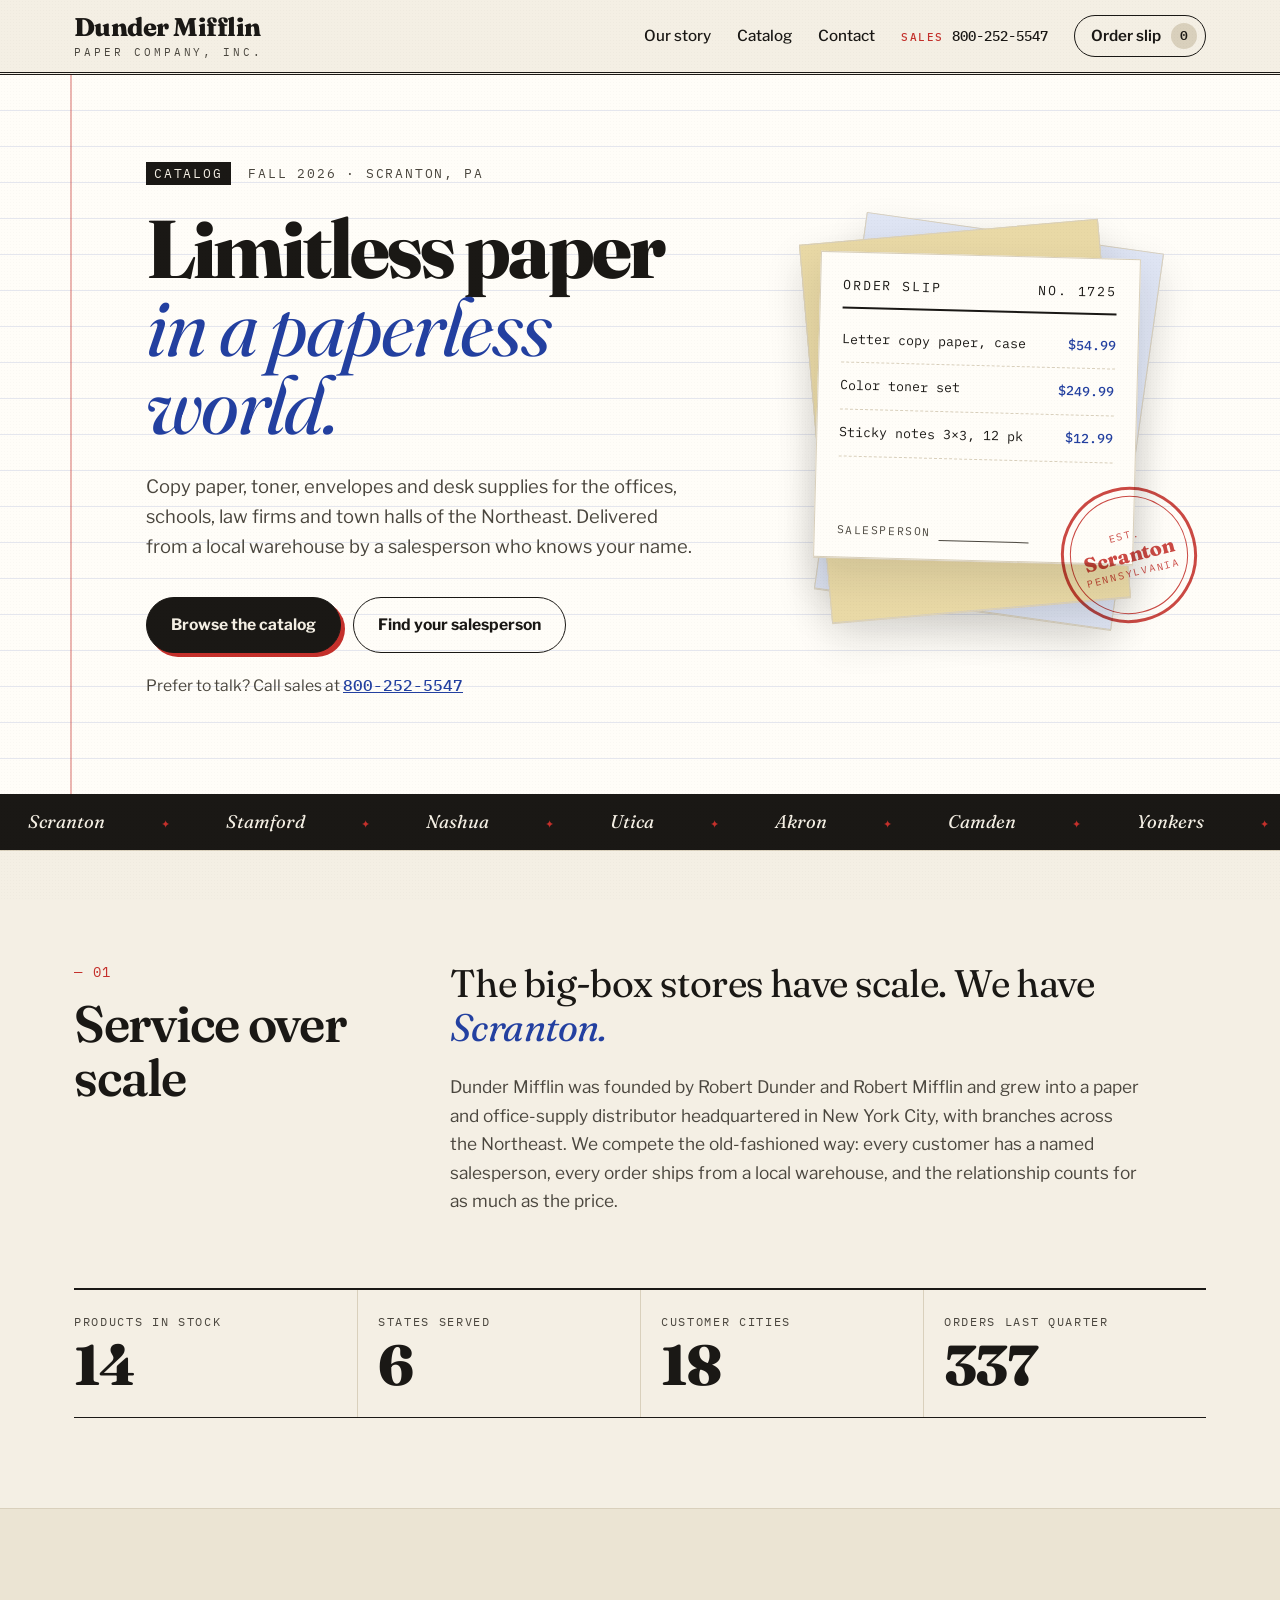
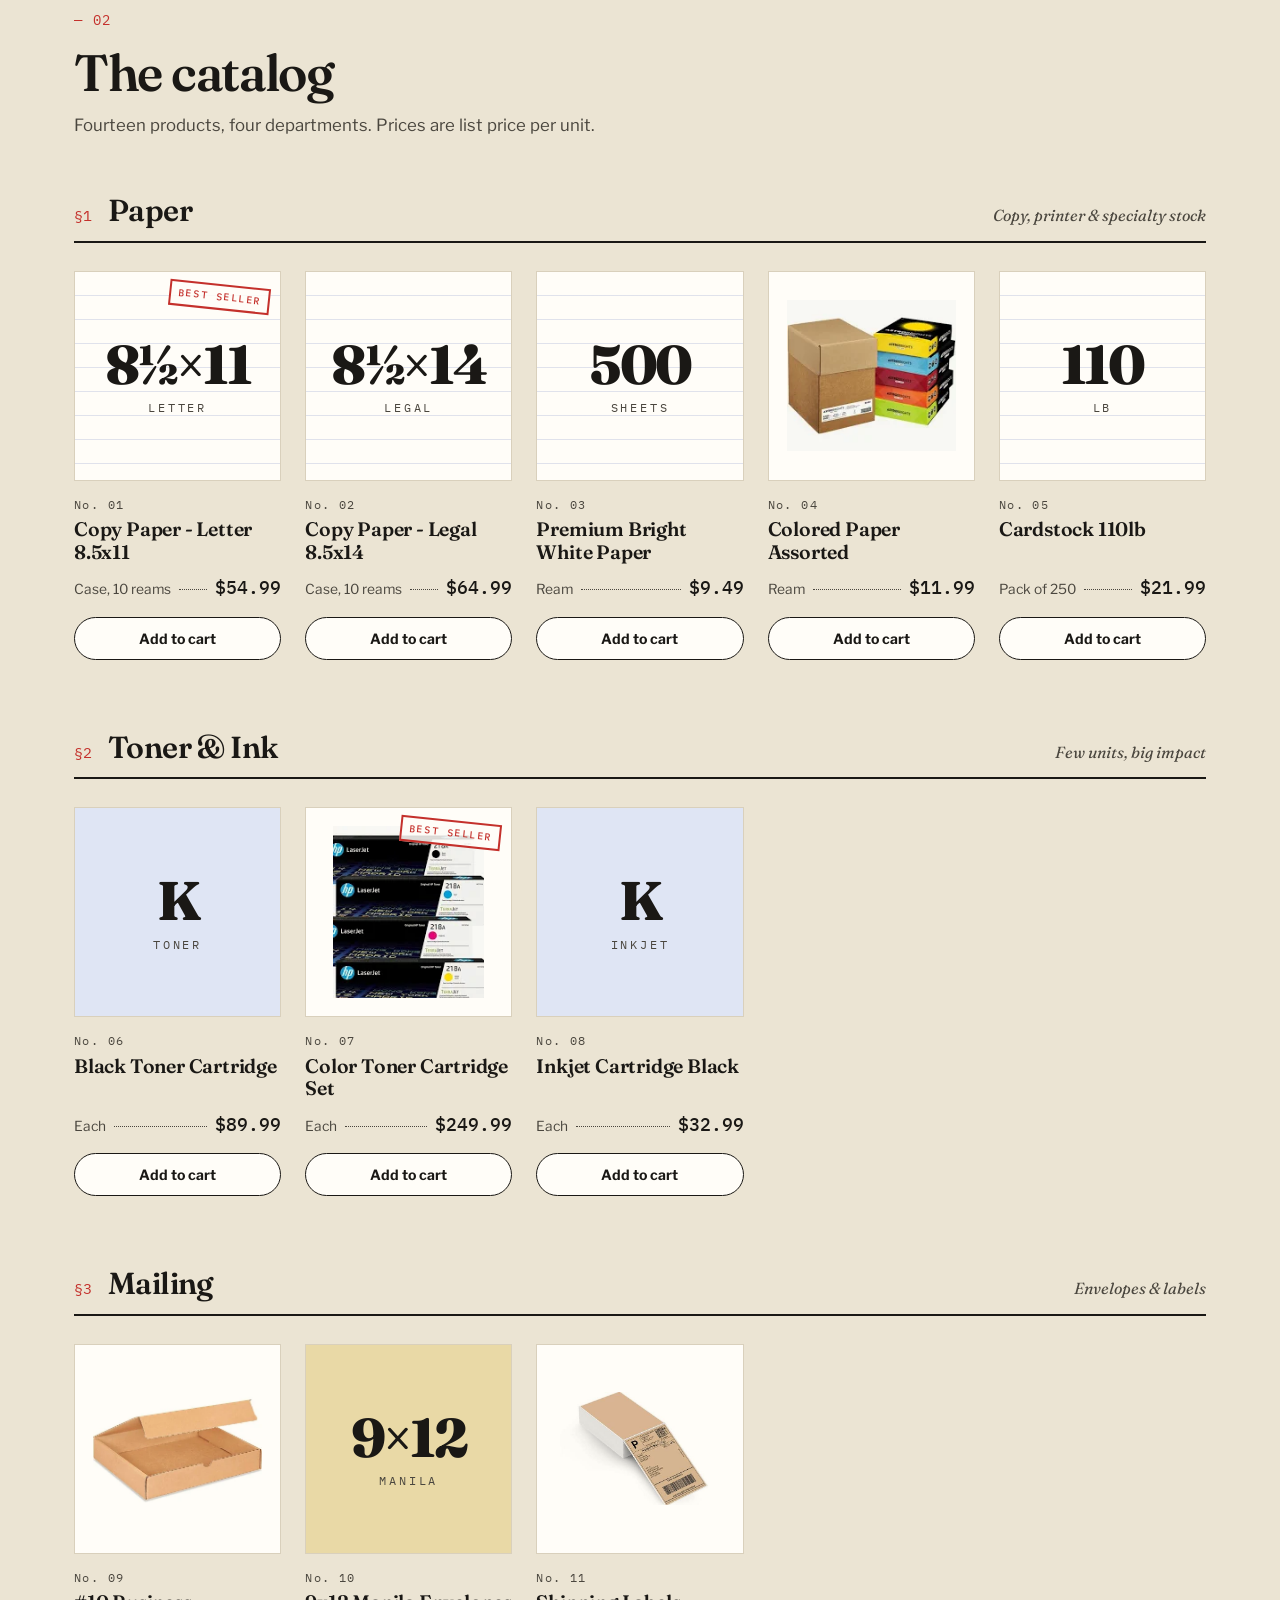
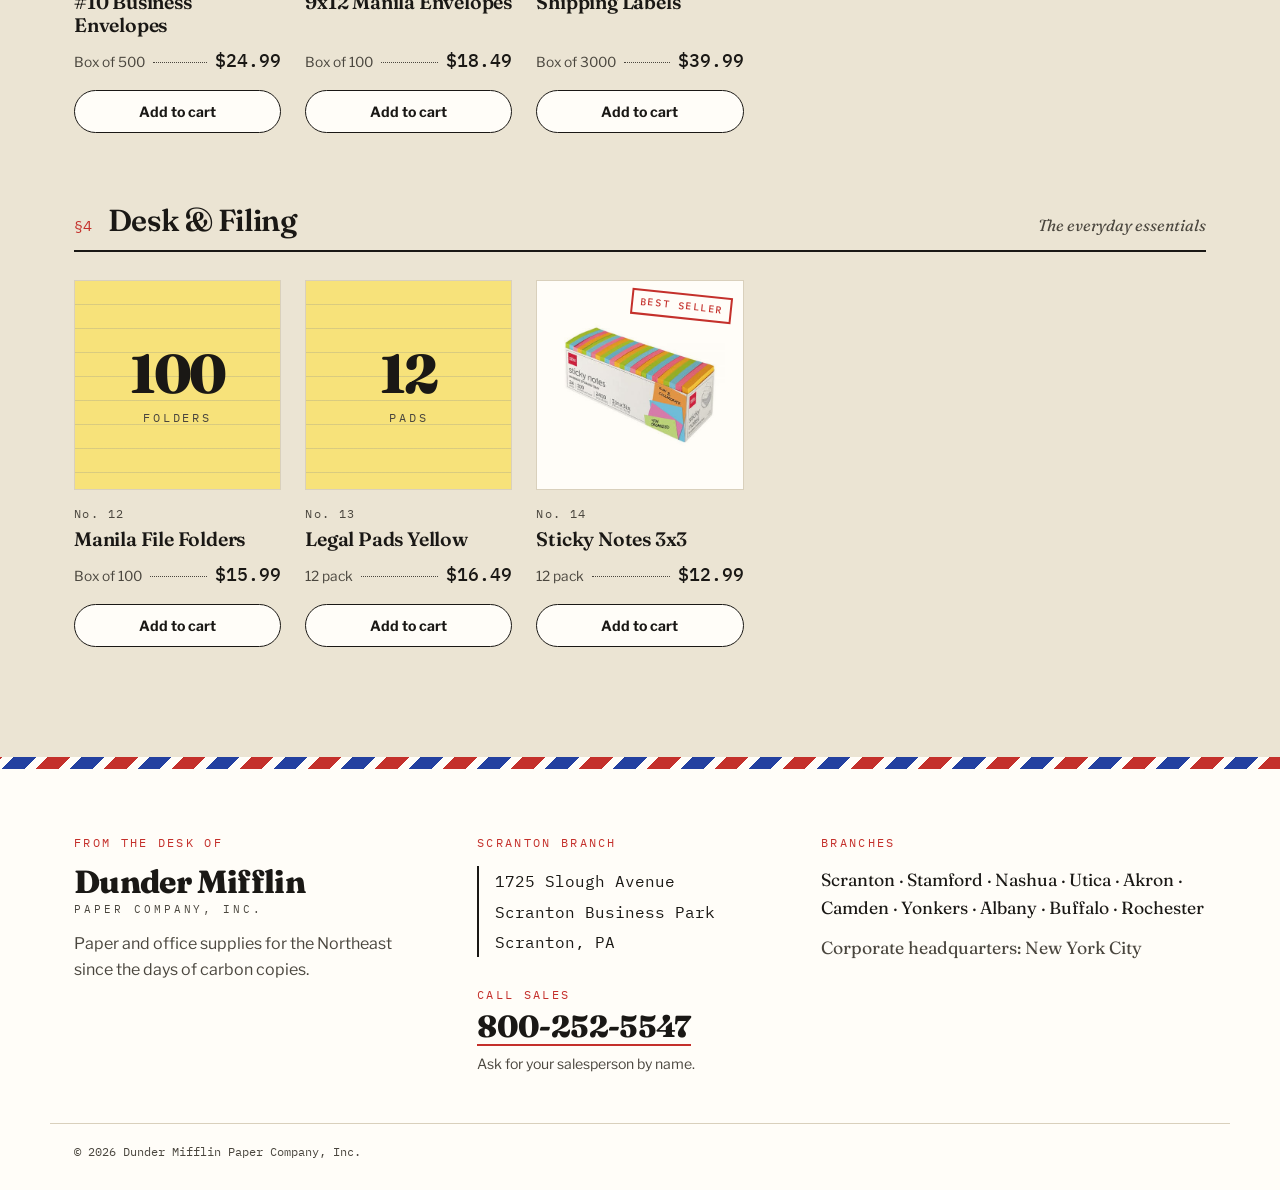
<file: index.html>
<!doctype html>
<html lang="en">
<head>
  <meta charset="utf-8">
  <meta name="viewport" content="width=device-width, initial-scale=1">
  <title>Dunder Mifflin Paper Company</title>
  <meta name="description" content="Paper and office supplies for businesses across the Northeast, delivered by a salesperson who knows your name.">
  <link rel="preconnect" href="https://fonts.googleapis.com">
  <link rel="preconnect" href="https://fonts.gstatic.com" crossorigin>
  <link href="https://fonts.googleapis.com/css2?family=Fraunces:ital,opsz,wght@0,9..144,400;0,9..144,600;0,9..144,800;1,9..144,400;1,9..144,600&family=IBM+Plex+Mono:wght@400;500&family=Libre+Franklin:wght@400;500;700&display=swap" rel="stylesheet">
  <link rel="stylesheet" href="styles.css">
</head>
<body>
  <a class="skip" href="#catalog">Skip to products</a>

  <header class="masthead">
    <div class="wrap masthead-inner">
      <a class="wordmark" href="#top" aria-label="Dunder Mifflin, home">
        <span class="wm-top">Dunder Mifflin</span>
        <span class="wm-sub">Paper Company, Inc.</span>
      </a>
      <nav aria-label="Main">
        <a href="#about">Our story</a>
        <a href="#catalog">Catalog</a>
        <a href="#contact">Contact</a>
        <a class="nav-phone" data-sales-phone-link hidden><span class="nav-phone-label">Sales</span> <span data-sales-phone-text></span></a>
        <button type="button" class="cart-btn" data-cart-open aria-haspopup="dialog" aria-controls="cart">
          <span>Order slip</span>
          <span class="cart-count" data-cart-count>0</span>
        </button>
      </nav>
    </div>
  </header>

  <main id="top">
    <section class="hero">
      <div class="wrap hero-grid">
        <div class="hero-copy">
          <p class="kicker"><span>Catalog</span> Fall 2026 &middot; Scranton, PA</p>
          <h1>Limitless paper <em>in a paperless world.</em></h1>
          <p class="lede">Copy paper, toner, envelopes and desk supplies for the offices, schools, law firms and town halls of the Northeast. Delivered from a local warehouse by a salesperson who knows your name.</p>
          <div class="cta-row">
            <a class="btn btn-ink" href="#catalog">Browse the catalog</a>
            <a class="btn btn-line" href="#contact">Find your salesperson</a>
          </div>
          <p class="hero-phone" data-sales-phone-block hidden>Prefer to talk? Call sales at <a data-sales-phone-link><span data-sales-phone-text></span></a></p>
        </div>

        <div class="hero-art" aria-hidden="true">
          <div class="sheet sheet-3"></div>
          <div class="sheet sheet-2"></div>
          <div class="slip">
            <p class="slip-head"><span>Order slip</span><span>No. 1725</span></p>
            <ul>
              <li><span>Letter copy paper, case</span><b>$54.99</b></li>
              <li><span>Color toner set</span><b>$249.99</b></li>
              <li><span>Sticky notes 3&times;3, 12 pk</span><b>$12.99</b></li>
            </ul>
            <p class="slip-foot">Salesperson <span></span></p>
          </div>
          <div class="stamp"><span>Est.</span><b>Scranton</b><span>Pennsylvania</span></div>
        </div>
      </div>

      <div class="ticker" aria-label="Branch towns">
        <div class="ticker-track">
          <span>Scranton</span><span>Stamford</span><span>Nashua</span><span>Utica</span><span>Akron</span><span>Camden</span><span>Yonkers</span><span>Albany</span><span>Buffalo</span><span>Rochester</span>
          <span aria-hidden="true">Scranton</span><span aria-hidden="true">Stamford</span><span aria-hidden="true">Nashua</span><span aria-hidden="true">Utica</span><span aria-hidden="true">Akron</span><span aria-hidden="true">Camden</span><span aria-hidden="true">Yonkers</span><span aria-hidden="true">Albany</span><span aria-hidden="true">Buffalo</span><span aria-hidden="true">Rochester</span>
        </div>
      </div>
    </section>

    <section id="about" class="story">
      <div class="wrap story-grid">
        <div class="story-label">
          <span class="sec-no">01</span>
          <h2>Service over scale</h2>
        </div>
        <div class="story-body">
          <p class="pull">The big-box stores have scale. We have <em>Scranton.</em></p>
          <p>Dunder Mifflin was founded by Robert Dunder and Robert Mifflin and grew into a paper and office-supply distributor headquartered in New York City, with branches across the Northeast. We compete the old-fashioned way: every customer has a named salesperson, every order ships from a local warehouse, and the relationship counts for as much as the price.</p>
        </div>
      </div>
      <div class="wrap">
        <dl class="ledger">
          <div><dt>Products in stock</dt><dd>14</dd></div>
          <div><dt>States served</dt><dd>6</dd></div>
          <div><dt>Customer cities</dt><dd>18</dd></div>
          <div><dt>Orders last quarter</dt><dd>337</dd></div>
        </dl>
      </div>
    </section>

    <section id="catalog" class="catalog">
      <div class="wrap">
        <div class="catalog-head">
          <span class="sec-no">02</span>
          <h2>The catalog</h2>
          <p>Fourteen products, four departments. Prices are list price per unit.</p>
        </div>
      <section class="dept" aria-labelledby="dept-1">
        <header class="dept-head">
          <span class="dept-no">§1</span>
          <h3 id="dept-1">Paper</h3>
          <p>Copy, printer &amp; specialty stock</p>
        </header>
        <div class="items">
          <article class="item" data-id="p01" data-name="Copy Paper - Letter 8.5x11 (Case, 10 reams)" data-price="54.99" data-unit="Case, 10 reams" data-stock="240">
            <div class="tile t-white"><span class="spec" aria-hidden="true"><b>8½×11</b><i>Letter</i></span><span class="stamp-sm">Best seller</span></div>
            <p class="item-no">No. 01</p>
            <h4>Copy Paper - Letter 8.5x11</h4>
            <p class="item-line"><span>Case, 10 reams</span><span class="leader" aria-hidden="true"></span><span class="price">$54.99</span></p>
            <button type="button" class="add-btn" aria-label="Add Copy Paper - Letter 8.5x11 to cart">Add to cart</button>
          </article>
          <article class="item" data-id="p02" data-name="Copy Paper - Legal 8.5x14 (Case, 10 reams)" data-price="64.99" data-unit="Case, 10 reams" data-stock="40">
            <div class="tile t-white"><span class="spec" aria-hidden="true"><b>8½×14</b><i>Legal</i></span></div>
            <p class="item-no">No. 02</p>
            <h4>Copy Paper - Legal 8.5x14</h4>
            <p class="item-line"><span>Case, 10 reams</span><span class="leader" aria-hidden="true"></span><span class="price">$64.99</span></p>
            <button type="button" class="add-btn" aria-label="Add Copy Paper - Legal 8.5x14 to cart">Add to cart</button>
          </article>
          <article class="item" data-id="p03" data-name="Premium Bright White Paper (Ream)" data-price="9.49" data-unit="Ream" data-stock="205">
            <div class="tile t-white"><span class="spec" aria-hidden="true"><b>500</b><i>sheets</i></span></div>
            <p class="item-no">No. 03</p>
            <h4>Premium Bright White Paper</h4>
            <p class="item-line"><span>Ream</span><span class="leader" aria-hidden="true"></span><span class="price">$9.49</span></p>
            <button type="button" class="add-btn" aria-label="Add Premium Bright White Paper to cart">Add to cart</button>
          </article>
          <article class="item" data-id="p04" data-name="Colored Paper Assorted (Ream)" data-price="11.99" data-unit="Ream" data-stock="115" data-img="Product Images/ColoredReam.png">
            <div class="tile tile--photo"><img src="Product Images/ColoredReam.png" alt="Colored Paper Assorted (Ream)"></div>
            <p class="item-no">No. 04</p>
            <h4>Colored Paper Assorted</h4>
            <p class="item-line"><span>Ream</span><span class="leader" aria-hidden="true"></span><span class="price">$11.99</span></p>
            <button type="button" class="add-btn" aria-label="Add Colored Paper Assorted to cart">Add to cart</button>
          </article>
          <article class="item" data-id="p05" data-name="Cardstock 110lb (Pack of 250)" data-price="21.99" data-unit="Pack of 250" data-stock="40">
            <div class="tile t-white"><span class="spec" aria-hidden="true"><b>110</b><i>lb</i></span></div>
            <p class="item-no">No. 05</p>
            <h4>Cardstock 110lb</h4>
            <p class="item-line"><span>Pack of 250</span><span class="leader" aria-hidden="true"></span><span class="price">$21.99</span></p>
            <button type="button" class="add-btn" aria-label="Add Cardstock 110lb to cart">Add to cart</button>
          </article>
        </div>
      </section>
      <section class="dept" aria-labelledby="dept-2">
        <header class="dept-head">
          <span class="dept-no">§2</span>
          <h3 id="dept-2">Toner &amp; Ink</h3>
          <p>Few units, big impact</p>
        </header>
        <div class="items">
          <article class="item" data-id="p06" data-name="Black Toner Cartridge" data-price="89.99" data-unit="Each" data-stock="55">
            <div class="tile t-blue"><span class="spec" aria-hidden="true"><b>K</b><i>toner</i></span></div>
            <p class="item-no">No. 06</p>
            <h4>Black Toner Cartridge</h4>
            <p class="item-line"><span>Each</span><span class="leader" aria-hidden="true"></span><span class="price">$89.99</span></p>
            <button type="button" class="add-btn" aria-label="Add Black Toner Cartridge to cart">Add to cart</button>
          </article>
          <article class="item" data-id="p07" data-name="Color Toner Cartridge Set" data-price="249.99" data-unit="Each" data-stock="35" data-img="Product Images/Cartradge.png">
            <div class="tile tile--photo"><img src="Product Images/Cartradge.png" alt="Color Toner Cartridge Set"><span class="stamp-sm">Best seller</span></div>
            <p class="item-no">No. 07</p>
            <h4>Color Toner Cartridge Set</h4>
            <p class="item-line"><span>Each</span><span class="leader" aria-hidden="true"></span><span class="price">$249.99</span></p>
            <button type="button" class="add-btn" aria-label="Add Color Toner Cartridge Set to cart">Add to cart</button>
          </article>
          <article class="item" data-id="p08" data-name="Inkjet Cartridge Black" data-price="32.99" data-unit="Each" data-stock="35">
            <div class="tile t-blue"><span class="spec" aria-hidden="true"><b>K</b><i>inkjet</i></span></div>
            <p class="item-no">No. 08</p>
            <h4>Inkjet Cartridge Black</h4>
            <p class="item-line"><span>Each</span><span class="leader" aria-hidden="true"></span><span class="price">$32.99</span></p>
            <button type="button" class="add-btn" aria-label="Add Inkjet Cartridge Black to cart">Add to cart</button>
          </article>
        </div>
      </section>
      <section class="dept" aria-labelledby="dept-3">
        <header class="dept-head">
          <span class="dept-no">§3</span>
          <h3 id="dept-3">Mailing</h3>
          <p>Envelopes &amp; labels</p>
        </header>
        <div class="items">
          <article class="item" data-id="p09" data-name="#10 Business Envelopes (Box of 500)" data-price="24.99" data-unit="Box of 500" data-stock="95" data-img="Product Images/envelopebox.png">
            <div class="tile tile--photo"><img src="Product Images/envelopebox.png" alt="#10 Business Envelopes (Box of 500)"></div>
            <p class="item-no">No. 09</p>
            <h4>#10 Business Envelopes</h4>
            <p class="item-line"><span>Box of 500</span><span class="leader" aria-hidden="true"></span><span class="price">$24.99</span></p>
            <button type="button" class="add-btn" aria-label="Add #10 Business Envelopes to cart">Add to cart</button>
          </article>
          <article class="item" data-id="p10" data-name="9x12 Manila Envelopes (Box of 100)" data-price="18.49" data-unit="Box of 100" data-stock="45">
            <div class="tile t-manila"><span class="spec" aria-hidden="true"><b>9×12</b><i>manila</i></span></div>
            <p class="item-no">No. 10</p>
            <h4>9x12 Manila Envelopes</h4>
            <p class="item-line"><span>Box of 100</span><span class="leader" aria-hidden="true"></span><span class="price">$18.49</span></p>
            <button type="button" class="add-btn" aria-label="Add 9x12 Manila Envelopes to cart">Add to cart</button>
          </article>
          <article class="item" data-id="p11" data-name="Shipping Labels (Box of 3000)" data-price="39.99" data-unit="Box of 3000" data-stock="30" data-img="Product Images/labelsbox.jpg">
            <div class="tile tile--photo"><img src="Product Images/labelsbox.jpg" alt="Shipping Labels (Box of 3000)"></div>
            <p class="item-no">No. 11</p>
            <h4>Shipping Labels</h4>
            <p class="item-line"><span>Box of 3000</span><span class="leader" aria-hidden="true"></span><span class="price">$39.99</span></p>
            <button type="button" class="add-btn" aria-label="Add Shipping Labels to cart">Add to cart</button>
          </article>
        </div>
      </section>
      <section class="dept" aria-labelledby="dept-4">
        <header class="dept-head">
          <span class="dept-no">§4</span>
          <h3 id="dept-4">Desk &amp; Filing</h3>
          <p>The everyday essentials</p>
        </header>
        <div class="items">
          <article class="item" data-id="p12" data-name="Manila File Folders (Box of 100)" data-price="15.99" data-unit="Box of 100" data-stock="70">
            <div class="tile t-yellow"><span class="spec" aria-hidden="true"><b>100</b><i>folders</i></span></div>
            <p class="item-no">No. 12</p>
            <h4>Manila File Folders</h4>
            <p class="item-line"><span>Box of 100</span><span class="leader" aria-hidden="true"></span><span class="price">$15.99</span></p>
            <button type="button" class="add-btn" aria-label="Add Manila File Folders to cart">Add to cart</button>
          </article>
          <article class="item" data-id="p13" data-name="Legal Pads Yellow (12 pack)" data-price="16.49" data-unit="12 pack" data-stock="105">
            <div class="tile t-yellow"><span class="spec" aria-hidden="true"><b>12</b><i>pads</i></span></div>
            <p class="item-no">No. 13</p>
            <h4>Legal Pads Yellow</h4>
            <p class="item-line"><span>12 pack</span><span class="leader" aria-hidden="true"></span><span class="price">$16.49</span></p>
            <button type="button" class="add-btn" aria-label="Add Legal Pads Yellow to cart">Add to cart</button>
          </article>
          <article class="item" data-id="p14" data-name="Sticky Notes 3x3 (12 pack)" data-price="12.99" data-unit="12 pack" data-stock="325" data-img="Product Images/stickynotes.jpg">
            <div class="tile tile--photo"><img src="Product Images/stickynotes.jpg" alt="Sticky Notes 3x3 (12 pack)"><span class="stamp-sm">Best seller</span></div>
            <p class="item-no">No. 14</p>
            <h4>Sticky Notes 3x3</h4>
            <p class="item-line"><span>12 pack</span><span class="leader" aria-hidden="true"></span><span class="price">$12.99</span></p>
            <button type="button" class="add-btn" aria-label="Add Sticky Notes 3x3 to cart">Add to cart</button>
          </article>
        </div>
      </section>
      </div>
    </section>
  </main>

  <footer id="contact" class="envelope">
    <div class="airmail" aria-hidden="true"></div>
    <div class="wrap env-grid">
      <div class="env-from">
        <p class="env-label">From the desk of</p>
        <p class="wordmark wordmark--light"><span class="wm-top">Dunder Mifflin</span><span class="wm-sub">Paper Company, Inc.</span></p>
        <p class="env-note">Paper and office supplies for the Northeast since the days of carbon copies.</p>
      </div>
      <div class="env-to">
        <p class="env-label">Scranton Branch</p>
        <address>1725 Slough Avenue<br>Scranton Business Park<br>Scranton, PA</address>
        <div class="env-call" data-sales-phone-block hidden>
          <p class="env-label">Call sales</p>
          <a class="env-call-num" data-sales-phone-link><span data-sales-phone-text></span></a>
          <p class="env-call-note">Ask for your salesperson by name.</p>
        </div>
      </div>
      <div class="env-branches">
        <p class="env-label">Branches</p>
        <p>Scranton &middot; Stamford &middot; Nashua &middot; Utica &middot; Akron &middot; Camden &middot; Yonkers &middot; Albany &middot; Buffalo &middot; Rochester</p>
        <p class="env-hq">Corporate headquarters: New York City</p>
      </div>
    </div>
    <div class="wrap env-legal">&copy; 2026 Dunder Mifflin Paper Company, Inc.</div>
  </footer>

  <!-- Cart: an order slip that slides in from the right. Built by cart.js. -->
  <div class="cart-scrim" data-cart-close hidden></div>
  <aside id="cart" class="cart" role="dialog" aria-modal="true" aria-labelledby="cart-title" hidden>
    <header class="cart-head">
      <div>
        <p class="cart-kicker">Order slip <span data-slip-no></span></p>
        <h2 id="cart-title">Your order</h2>
      </div>
      <button type="button" class="cart-x" data-cart-close aria-label="Close order slip">&times;</button>
    </header>

    <div class="cart-view" data-view="items">
      <p class="cart-empty" data-cart-empty>Your slip is empty. Add something from the catalog.</p>
      <ul class="cart-lines" data-cart-lines></ul>
      <div class="cart-foot" data-cart-foot>
        <p class="cart-total"><span>Subtotal</span><span class="leader" aria-hidden="true"></span><b data-cart-subtotal>$0.00</b></p>
        <p class="cart-note">No payment is taken online. Your salesperson confirms pricing, delivery and billing.</p>
        <button type="button" class="btn btn-ink btn-block" data-go="details">Continue to order request</button>
        <button type="button" class="cart-clear" data-cart-clear>Clear slip</button>
      </div>
    </div>

    <form class="cart-view cart-form" data-view="details" hidden novalidate>
      <button type="button" class="cart-back" data-go="items">&larr; Back to slip</button>
      <p class="cart-summary" data-cart-summary></p>
      <label>Name<input name="name" autocomplete="name" required></label>
      <label>Company<input name="company" autocomplete="organization"></label>
      <label>Email<input name="email" type="email" autocomplete="email" required></label>
      <label>Phone <span class="opt">(optional, if you'd like a call back)</span><input name="phone" type="tel" autocomplete="tel"></label>
      <label>Delivery notes <span class="opt">(optional)</span><textarea name="notes" rows="3"></textarea></label>
      <p class="form-error" data-form-error hidden></p>
      <button type="submit" class="btn btn-ink btn-block">Submit order request</button>
      <p class="cart-note">No payment needed now.</p>
    </form>

    <div class="cart-view cart-done" data-view="done" hidden>
      <div class="stamp stamp--done" aria-hidden="true"><span>Order slip</span><b>Ready</b><span>Scranton</span></div>
      <h3>Thanks, <span data-done-name></span>.</h3>
      <p data-done-msg></p>
      <p class="cart-phone" data-sales-phone-block hidden>Questions? Call sales at <a data-sales-phone-link><span data-sales-phone-text></span></a></p>
      <button type="button" class="btn btn-line btn-block" data-print>Print order slip</button>
      <button type="button" class="btn btn-ink btn-block" data-cart-close>Back to the catalog</button>
    </div>
  </aside>

  <div class="toast" data-toast role="status" aria-live="polite"></div>

  <script src="cart.js"></script>
</body>
</html>
</file>
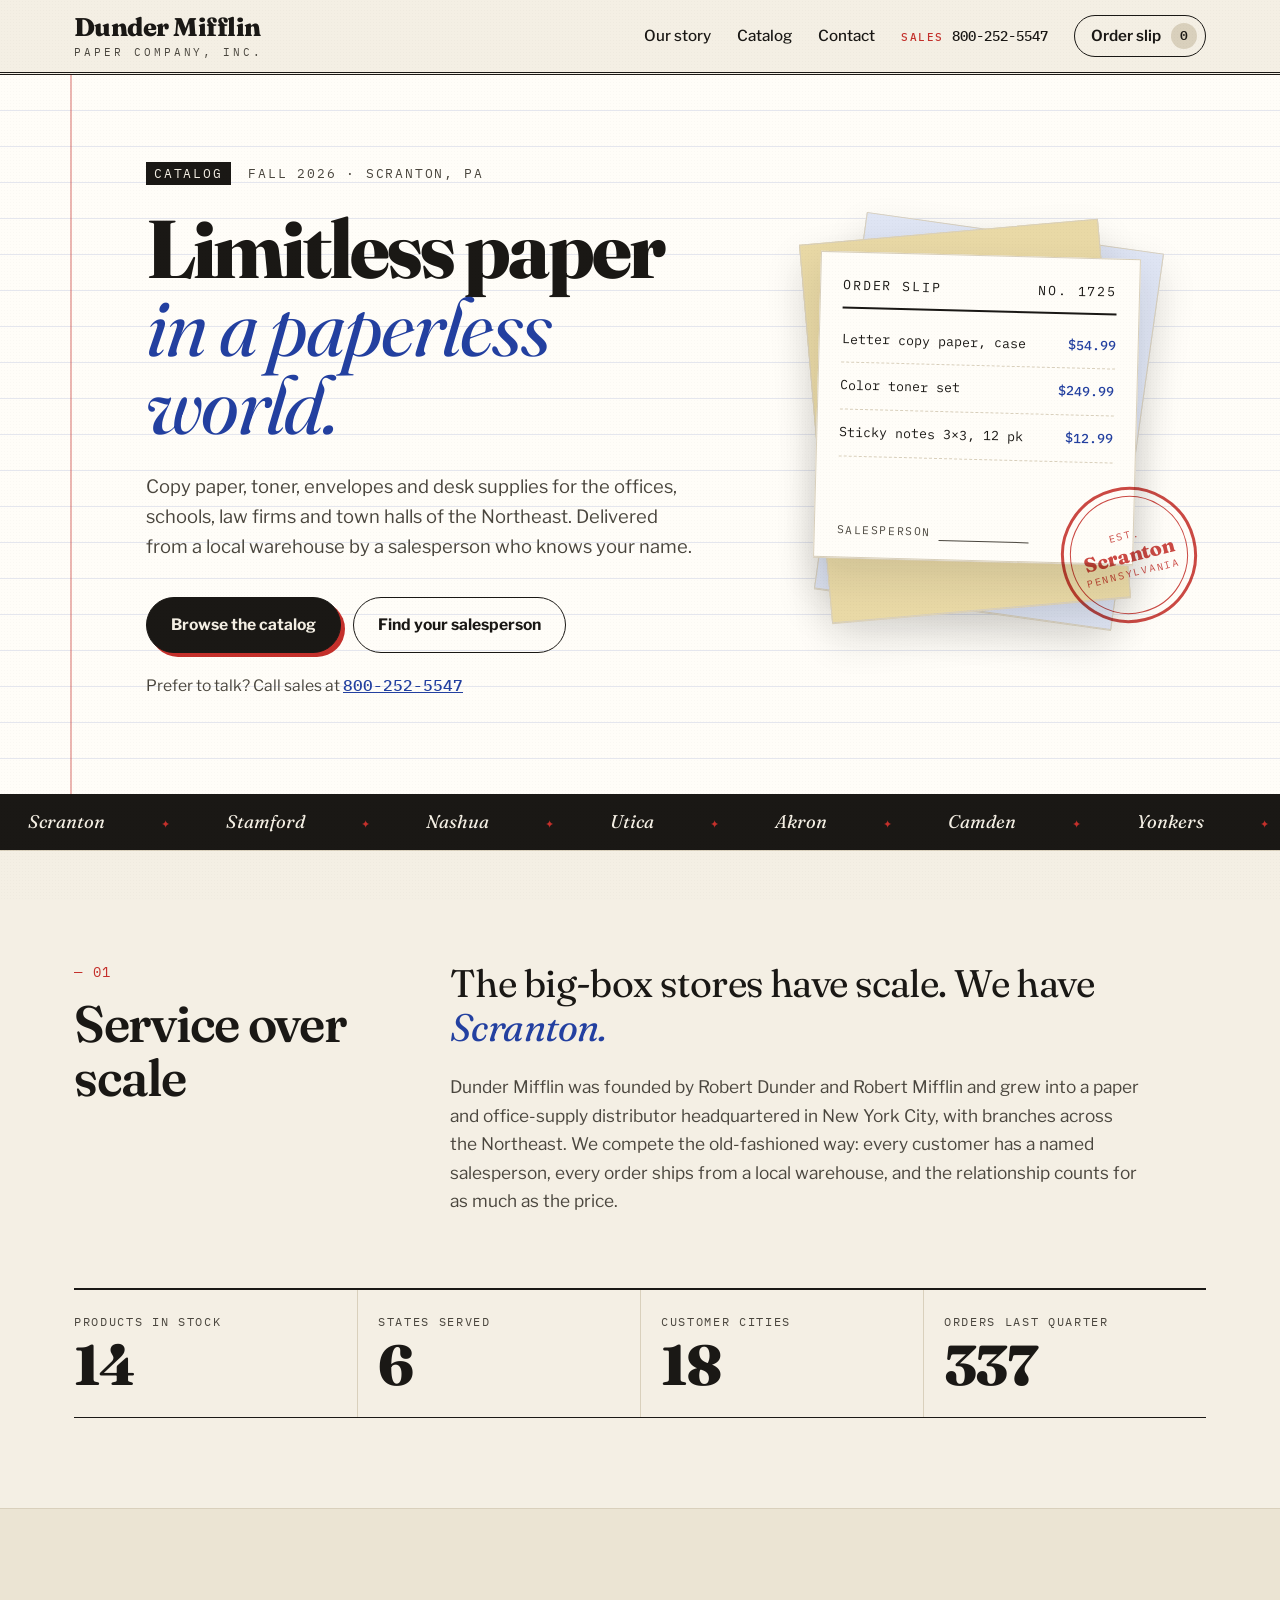
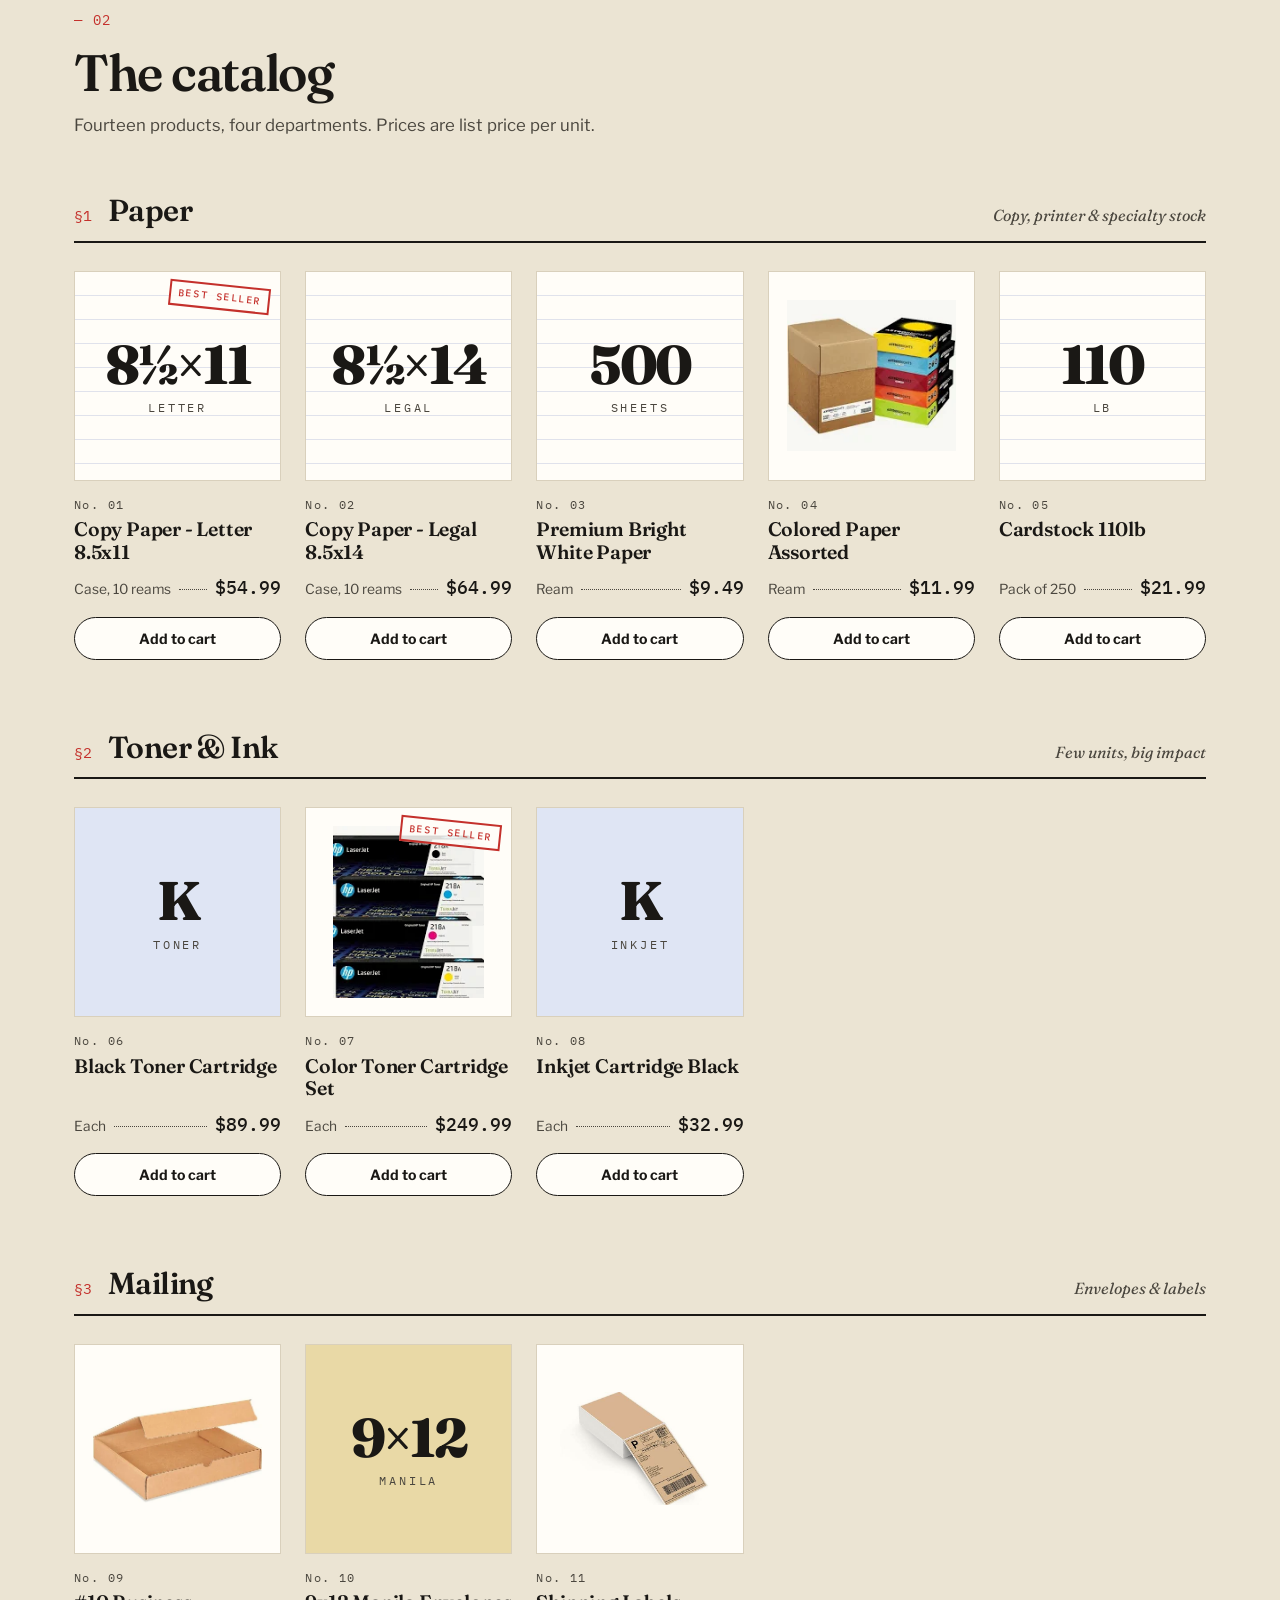
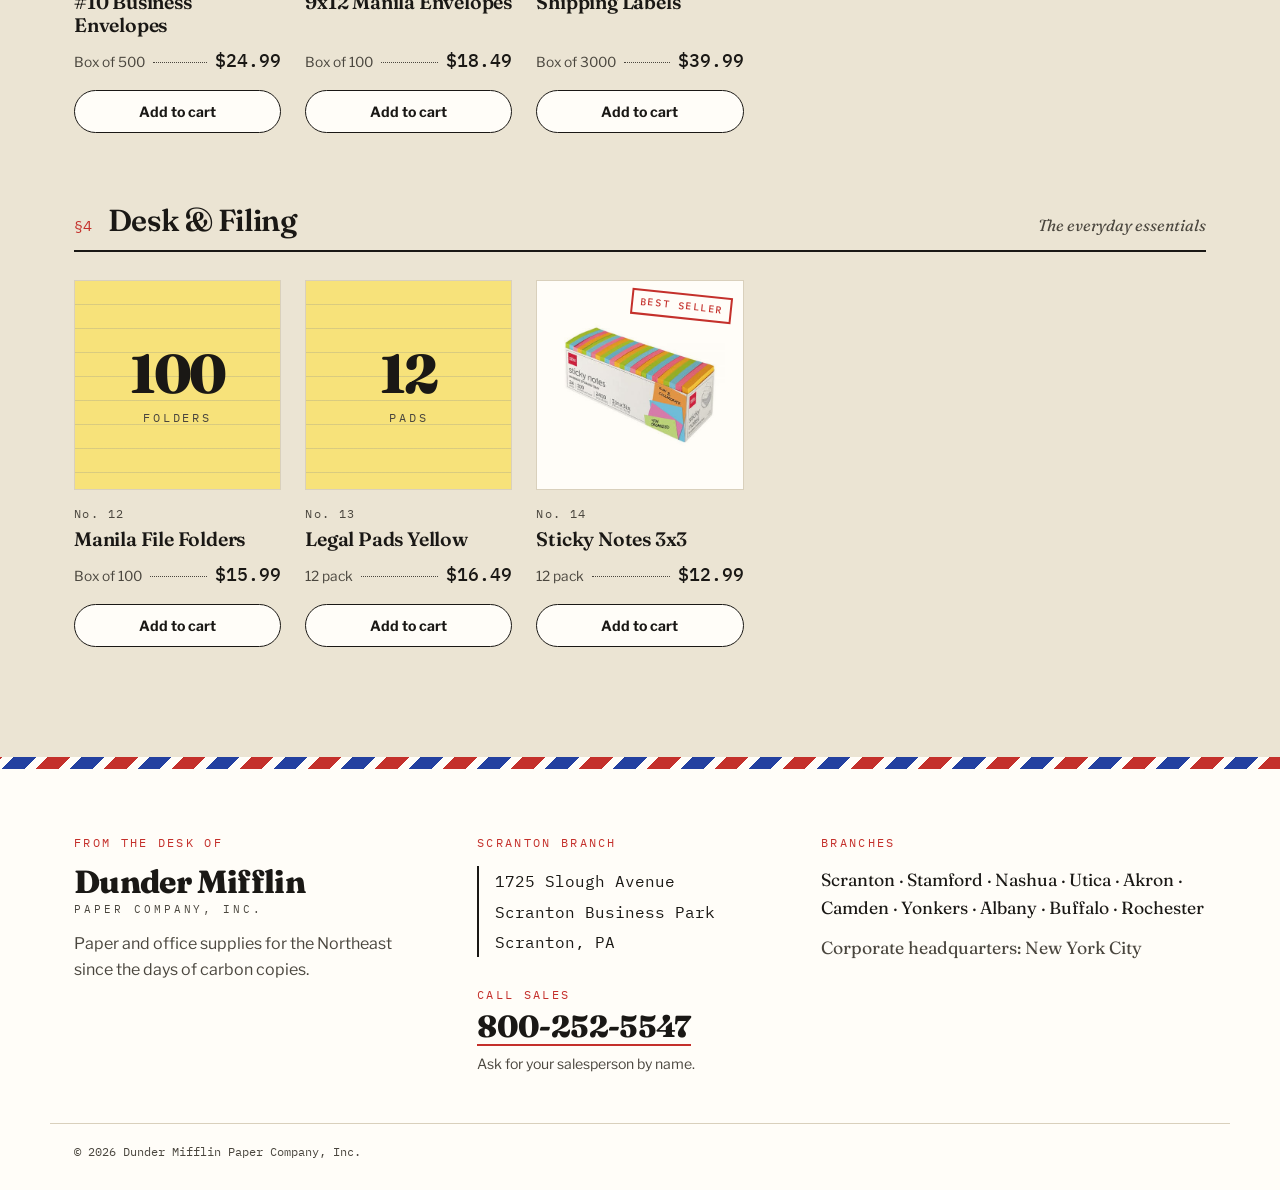
<file: website/index.html>
<!doctype html>
<html lang="en">
<head>
  <meta charset="utf-8">
  <meta name="viewport" content="width=device-width, initial-scale=1">
  <title>Dunder Mifflin Paper Company</title>
  <meta name="description" content="Paper and office supplies for businesses across the Northeast, delivered by a salesperson who knows your name.">
  <link rel="preconnect" href="https://fonts.googleapis.com">
  <link rel="preconnect" href="https://fonts.gstatic.com" crossorigin>
  <link href="https://fonts.googleapis.com/css2?family=Fraunces:ital,opsz,wght@0,9..144,400;0,9..144,600;0,9..144,800;1,9..144,400;1,9..144,600&family=IBM+Plex+Mono:wght@400;500&family=Libre+Franklin:wght@400;500;700&display=swap" rel="stylesheet">
  <link rel="stylesheet" href="styles.css">
</head>
<body>
  <a class="skip" href="#catalog">Skip to products</a>

  <header class="masthead">
    <div class="wrap masthead-inner">
      <a class="wordmark" href="#top" aria-label="Dunder Mifflin, home">
        <span class="wm-top">Dunder Mifflin</span>
        <span class="wm-sub">Paper Company, Inc.</span>
      </a>
      <nav aria-label="Main">
        <a href="#about">Our story</a>
        <a href="#catalog">Catalog</a>
        <a href="#contact">Contact</a>
        <a class="nav-phone" data-sales-phone-link hidden><span class="nav-phone-label">Sales</span> <span data-sales-phone-text></span></a>
        <button type="button" class="cart-btn" data-cart-open aria-haspopup="dialog" aria-controls="cart">
          <span>Order slip</span>
          <span class="cart-count" data-cart-count>0</span>
        </button>
      </nav>
    </div>
  </header>

  <main id="top">
    <section class="hero">
      <div class="wrap hero-grid">
        <div class="hero-copy">
          <p class="kicker"><span>Catalog</span> Fall 2026 &middot; Scranton, PA</p>
          <h1>Limitless paper <em>in a paperless world.</em></h1>
          <p class="lede">Copy paper, toner, envelopes and desk supplies for the offices, schools, law firms and town halls of the Northeast. Delivered from a local warehouse by a salesperson who knows your name.</p>
          <div class="cta-row">
            <a class="btn btn-ink" href="#catalog">Browse the catalog</a>
            <a class="btn btn-line" href="#contact">Find your salesperson</a>
          </div>
          <p class="hero-phone" data-sales-phone-block hidden>Prefer to talk? Call sales at <a data-sales-phone-link><span data-sales-phone-text></span></a></p>
        </div>

        <div class="hero-art" aria-hidden="true">
          <div class="sheet sheet-3"></div>
          <div class="sheet sheet-2"></div>
          <div class="slip">
            <p class="slip-head"><span>Order slip</span><span>No. 1725</span></p>
            <ul>
              <li><span>Letter copy paper, case</span><b>$54.99</b></li>
              <li><span>Color toner set</span><b>$249.99</b></li>
              <li><span>Sticky notes 3&times;3, 12 pk</span><b>$12.99</b></li>
            </ul>
            <p class="slip-foot">Salesperson <span></span></p>
          </div>
          <div class="stamp"><span>Est.</span><b>Scranton</b><span>Pennsylvania</span></div>
        </div>
      </div>

      <div class="ticker" aria-label="Branch towns">
        <div class="ticker-track">
          <span>Scranton</span><span>Stamford</span><span>Nashua</span><span>Utica</span><span>Akron</span><span>Camden</span><span>Yonkers</span><span>Albany</span><span>Buffalo</span><span>Rochester</span>
          <span aria-hidden="true">Scranton</span><span aria-hidden="true">Stamford</span><span aria-hidden="true">Nashua</span><span aria-hidden="true">Utica</span><span aria-hidden="true">Akron</span><span aria-hidden="true">Camden</span><span aria-hidden="true">Yonkers</span><span aria-hidden="true">Albany</span><span aria-hidden="true">Buffalo</span><span aria-hidden="true">Rochester</span>
        </div>
      </div>
    </section>

    <section id="about" class="story">
      <div class="wrap story-grid">
        <div class="story-label">
          <span class="sec-no">01</span>
          <h2>Service over scale</h2>
        </div>
        <div class="story-body">
          <p class="pull">The big-box stores have scale. We have <em>Scranton.</em></p>
          <p>Dunder Mifflin was founded by Robert Dunder and Robert Mifflin and grew into a paper and office-supply distributor headquartered in New York City, with branches across the Northeast. We compete the old-fashioned way: every customer has a named salesperson, every order ships from a local warehouse, and the relationship counts for as much as the price.</p>
        </div>
      </div>
      <div class="wrap">
        <dl class="ledger">
          <div><dt>Products in stock</dt><dd>14</dd></div>
          <div><dt>States served</dt><dd>6</dd></div>
          <div><dt>Customer cities</dt><dd>18</dd></div>
          <div><dt>Orders last quarter</dt><dd>337</dd></div>
        </dl>
      </div>
    </section>

    <section id="catalog" class="catalog">
      <div class="wrap">
        <div class="catalog-head">
          <span class="sec-no">02</span>
          <h2>The catalog</h2>
          <p>Fourteen products, four departments. Prices are list price per unit.</p>
        </div>
      <section class="dept" aria-labelledby="dept-1">
        <header class="dept-head">
          <span class="dept-no">§1</span>
          <h3 id="dept-1">Paper</h3>
          <p>Copy, printer &amp; specialty stock</p>
        </header>
        <div class="items">
          <article class="item" data-id="p01" data-name="Copy Paper - Letter 8.5x11 (Case, 10 reams)" data-price="54.99" data-unit="Case, 10 reams" data-stock="240">
            <div class="tile t-white"><span class="spec" aria-hidden="true"><b>8½×11</b><i>Letter</i></span><span class="stamp-sm">Best seller</span></div>
            <p class="item-no">No. 01</p>
            <h4>Copy Paper - Letter 8.5x11</h4>
            <p class="item-line"><span>Case, 10 reams</span><span class="leader" aria-hidden="true"></span><span class="price">$54.99</span></p>
            <button type="button" class="add-btn" aria-label="Add Copy Paper - Letter 8.5x11 to cart">Add to cart</button>
          </article>
          <article class="item" data-id="p02" data-name="Copy Paper - Legal 8.5x14 (Case, 10 reams)" data-price="64.99" data-unit="Case, 10 reams" data-stock="40">
            <div class="tile t-white"><span class="spec" aria-hidden="true"><b>8½×14</b><i>Legal</i></span></div>
            <p class="item-no">No. 02</p>
            <h4>Copy Paper - Legal 8.5x14</h4>
            <p class="item-line"><span>Case, 10 reams</span><span class="leader" aria-hidden="true"></span><span class="price">$64.99</span></p>
            <button type="button" class="add-btn" aria-label="Add Copy Paper - Legal 8.5x14 to cart">Add to cart</button>
          </article>
          <article class="item" data-id="p03" data-name="Premium Bright White Paper (Ream)" data-price="9.49" data-unit="Ream" data-stock="205">
            <div class="tile t-white"><span class="spec" aria-hidden="true"><b>500</b><i>sheets</i></span></div>
            <p class="item-no">No. 03</p>
            <h4>Premium Bright White Paper</h4>
            <p class="item-line"><span>Ream</span><span class="leader" aria-hidden="true"></span><span class="price">$9.49</span></p>
            <button type="button" class="add-btn" aria-label="Add Premium Bright White Paper to cart">Add to cart</button>
          </article>
          <article class="item" data-id="p04" data-name="Colored Paper Assorted (Ream)" data-price="11.99" data-unit="Ream" data-stock="115" data-img="../Product Images/ColoredReam.png">
            <div class="tile tile--photo"><img src="../Product Images/ColoredReam.png" alt="Colored Paper Assorted (Ream)"></div>
            <p class="item-no">No. 04</p>
            <h4>Colored Paper Assorted</h4>
            <p class="item-line"><span>Ream</span><span class="leader" aria-hidden="true"></span><span class="price">$11.99</span></p>
            <button type="button" class="add-btn" aria-label="Add Colored Paper Assorted to cart">Add to cart</button>
          </article>
          <article class="item" data-id="p05" data-name="Cardstock 110lb (Pack of 250)" data-price="21.99" data-unit="Pack of 250" data-stock="40">
            <div class="tile t-white"><span class="spec" aria-hidden="true"><b>110</b><i>lb</i></span></div>
            <p class="item-no">No. 05</p>
            <h4>Cardstock 110lb</h4>
            <p class="item-line"><span>Pack of 250</span><span class="leader" aria-hidden="true"></span><span class="price">$21.99</span></p>
            <button type="button" class="add-btn" aria-label="Add Cardstock 110lb to cart">Add to cart</button>
          </article>
        </div>
      </section>
      <section class="dept" aria-labelledby="dept-2">
        <header class="dept-head">
          <span class="dept-no">§2</span>
          <h3 id="dept-2">Toner &amp; Ink</h3>
          <p>Few units, big impact</p>
        </header>
        <div class="items">
          <article class="item" data-id="p06" data-name="Black Toner Cartridge" data-price="89.99" data-unit="Each" data-stock="55">
            <div class="tile t-blue"><span class="spec" aria-hidden="true"><b>K</b><i>toner</i></span></div>
            <p class="item-no">No. 06</p>
            <h4>Black Toner Cartridge</h4>
            <p class="item-line"><span>Each</span><span class="leader" aria-hidden="true"></span><span class="price">$89.99</span></p>
            <button type="button" class="add-btn" aria-label="Add Black Toner Cartridge to cart">Add to cart</button>
          </article>
          <article class="item" data-id="p07" data-name="Color Toner Cartridge Set" data-price="249.99" data-unit="Each" data-stock="35" data-img="../Product Images/Cartradge.png">
            <div class="tile tile--photo"><img src="../Product Images/Cartradge.png" alt="Color Toner Cartridge Set"><span class="stamp-sm">Best seller</span></div>
            <p class="item-no">No. 07</p>
            <h4>Color Toner Cartridge Set</h4>
            <p class="item-line"><span>Each</span><span class="leader" aria-hidden="true"></span><span class="price">$249.99</span></p>
            <button type="button" class="add-btn" aria-label="Add Color Toner Cartridge Set to cart">Add to cart</button>
          </article>
          <article class="item" data-id="p08" data-name="Inkjet Cartridge Black" data-price="32.99" data-unit="Each" data-stock="35">
            <div class="tile t-blue"><span class="spec" aria-hidden="true"><b>K</b><i>inkjet</i></span></div>
            <p class="item-no">No. 08</p>
            <h4>Inkjet Cartridge Black</h4>
            <p class="item-line"><span>Each</span><span class="leader" aria-hidden="true"></span><span class="price">$32.99</span></p>
            <button type="button" class="add-btn" aria-label="Add Inkjet Cartridge Black to cart">Add to cart</button>
          </article>
        </div>
      </section>
      <section class="dept" aria-labelledby="dept-3">
        <header class="dept-head">
          <span class="dept-no">§3</span>
          <h3 id="dept-3">Mailing</h3>
          <p>Envelopes &amp; labels</p>
        </header>
        <div class="items">
          <article class="item" data-id="p09" data-name="#10 Business Envelopes (Box of 500)" data-price="24.99" data-unit="Box of 500" data-stock="95" data-img="../Product Images/envelopebox.png">
            <div class="tile tile--photo"><img src="../Product Images/envelopebox.png" alt="#10 Business Envelopes (Box of 500)"></div>
            <p class="item-no">No. 09</p>
            <h4>#10 Business Envelopes</h4>
            <p class="item-line"><span>Box of 500</span><span class="leader" aria-hidden="true"></span><span class="price">$24.99</span></p>
            <button type="button" class="add-btn" aria-label="Add #10 Business Envelopes to cart">Add to cart</button>
          </article>
          <article class="item" data-id="p10" data-name="9x12 Manila Envelopes (Box of 100)" data-price="18.49" data-unit="Box of 100" data-stock="45">
            <div class="tile t-manila"><span class="spec" aria-hidden="true"><b>9×12</b><i>manila</i></span></div>
            <p class="item-no">No. 10</p>
            <h4>9x12 Manila Envelopes</h4>
            <p class="item-line"><span>Box of 100</span><span class="leader" aria-hidden="true"></span><span class="price">$18.49</span></p>
            <button type="button" class="add-btn" aria-label="Add 9x12 Manila Envelopes to cart">Add to cart</button>
          </article>
          <article class="item" data-id="p11" data-name="Shipping Labels (Box of 3000)" data-price="39.99" data-unit="Box of 3000" data-stock="30" data-img="../Product Images/labelsbox.jpg">
            <div class="tile tile--photo"><img src="../Product Images/labelsbox.jpg" alt="Shipping Labels (Box of 3000)"></div>
            <p class="item-no">No. 11</p>
            <h4>Shipping Labels</h4>
            <p class="item-line"><span>Box of 3000</span><span class="leader" aria-hidden="true"></span><span class="price">$39.99</span></p>
            <button type="button" class="add-btn" aria-label="Add Shipping Labels to cart">Add to cart</button>
          </article>
        </div>
      </section>
      <section class="dept" aria-labelledby="dept-4">
        <header class="dept-head">
          <span class="dept-no">§4</span>
          <h3 id="dept-4">Desk &amp; Filing</h3>
          <p>The everyday essentials</p>
        </header>
        <div class="items">
          <article class="item" data-id="p12" data-name="Manila File Folders (Box of 100)" data-price="15.99" data-unit="Box of 100" data-stock="70">
            <div class="tile t-yellow"><span class="spec" aria-hidden="true"><b>100</b><i>folders</i></span></div>
            <p class="item-no">No. 12</p>
            <h4>Manila File Folders</h4>
            <p class="item-line"><span>Box of 100</span><span class="leader" aria-hidden="true"></span><span class="price">$15.99</span></p>
            <button type="button" class="add-btn" aria-label="Add Manila File Folders to cart">Add to cart</button>
          </article>
          <article class="item" data-id="p13" data-name="Legal Pads Yellow (12 pack)" data-price="16.49" data-unit="12 pack" data-stock="105">
            <div class="tile t-yellow"><span class="spec" aria-hidden="true"><b>12</b><i>pads</i></span></div>
            <p class="item-no">No. 13</p>
            <h4>Legal Pads Yellow</h4>
            <p class="item-line"><span>12 pack</span><span class="leader" aria-hidden="true"></span><span class="price">$16.49</span></p>
            <button type="button" class="add-btn" aria-label="Add Legal Pads Yellow to cart">Add to cart</button>
          </article>
          <article class="item" data-id="p14" data-name="Sticky Notes 3x3 (12 pack)" data-price="12.99" data-unit="12 pack" data-stock="325" data-img="../Product Images/stickynotes.jpg">
            <div class="tile tile--photo"><img src="../Product Images/stickynotes.jpg" alt="Sticky Notes 3x3 (12 pack)"><span class="stamp-sm">Best seller</span></div>
            <p class="item-no">No. 14</p>
            <h4>Sticky Notes 3x3</h4>
            <p class="item-line"><span>12 pack</span><span class="leader" aria-hidden="true"></span><span class="price">$12.99</span></p>
            <button type="button" class="add-btn" aria-label="Add Sticky Notes 3x3 to cart">Add to cart</button>
          </article>
        </div>
      </section>
      </div>
    </section>
  </main>

  <footer id="contact" class="envelope">
    <div class="airmail" aria-hidden="true"></div>
    <div class="wrap env-grid">
      <div class="env-from">
        <p class="env-label">From the desk of</p>
        <p class="wordmark wordmark--light"><span class="wm-top">Dunder Mifflin</span><span class="wm-sub">Paper Company, Inc.</span></p>
        <p class="env-note">Paper and office supplies for the Northeast since the days of carbon copies.</p>
      </div>
      <div class="env-to">
        <p class="env-label">Scranton Branch</p>
        <address>1725 Slough Avenue<br>Scranton Business Park<br>Scranton, PA</address>
        <div class="env-call" data-sales-phone-block hidden>
          <p class="env-label">Call sales</p>
          <a class="env-call-num" data-sales-phone-link><span data-sales-phone-text></span></a>
          <p class="env-call-note">Ask for your salesperson by name.</p>
        </div>
      </div>
      <div class="env-branches">
        <p class="env-label">Branches</p>
        <p>Scranton &middot; Stamford &middot; Nashua &middot; Utica &middot; Akron &middot; Camden &middot; Yonkers &middot; Albany &middot; Buffalo &middot; Rochester</p>
        <p class="env-hq">Corporate headquarters: New York City</p>
      </div>
    </div>
    <div class="wrap env-legal">&copy; 2026 Dunder Mifflin Paper Company, Inc.</div>
  </footer>

  <!-- Cart: an order slip that slides in from the right. Built by cart.js. -->
  <div class="cart-scrim" data-cart-close hidden></div>
  <aside id="cart" class="cart" role="dialog" aria-modal="true" aria-labelledby="cart-title" hidden>
    <header class="cart-head">
      <div>
        <p class="cart-kicker">Order slip <span data-slip-no></span></p>
        <h2 id="cart-title">Your order</h2>
      </div>
      <button type="button" class="cart-x" data-cart-close aria-label="Close order slip">&times;</button>
    </header>

    <div class="cart-view" data-view="items">
      <p class="cart-empty" data-cart-empty>Your slip is empty. Add something from the catalog.</p>
      <ul class="cart-lines" data-cart-lines></ul>
      <div class="cart-foot" data-cart-foot>
        <p class="cart-total"><span>Subtotal</span><span class="leader" aria-hidden="true"></span><b data-cart-subtotal>$0.00</b></p>
        <p class="cart-note">No payment is taken online. Your salesperson confirms pricing, delivery and billing.</p>
        <button type="button" class="btn btn-ink btn-block" data-go="details">Continue to order request</button>
        <button type="button" class="cart-clear" data-cart-clear>Clear slip</button>
      </div>
    </div>

    <form class="cart-view cart-form" data-view="details" hidden novalidate>
      <button type="button" class="cart-back" data-go="items">&larr; Back to slip</button>
      <p class="cart-summary" data-cart-summary></p>
      <label>Name<input name="name" autocomplete="name" required></label>
      <label>Company<input name="company" autocomplete="organization"></label>
      <label>Email<input name="email" type="email" autocomplete="email" required></label>
      <label>Phone <span class="opt">(optional, if you'd like a call back)</span><input name="phone" type="tel" autocomplete="tel"></label>
      <label>Delivery notes <span class="opt">(optional)</span><textarea name="notes" rows="3"></textarea></label>
      <p class="form-error" data-form-error hidden></p>
      <button type="submit" class="btn btn-ink btn-block">Submit order request</button>
      <p class="cart-note">No payment needed now.</p>
    </form>

    <div class="cart-view cart-done" data-view="done" hidden>
      <div class="stamp stamp--done" aria-hidden="true"><span>Order slip</span><b>Ready</b><span>Scranton</span></div>
      <h3>Thanks, <span data-done-name></span>.</h3>
      <p data-done-msg></p>
      <p class="cart-phone" data-sales-phone-block hidden>Questions? Call sales at <a data-sales-phone-link><span data-sales-phone-text></span></a></p>
      <button type="button" class="btn btn-line btn-block" data-print>Print order slip</button>
      <button type="button" class="btn btn-ink btn-block" data-cart-close>Back to the catalog</button>
    </div>
  </aside>

  <div class="toast" data-toast role="status" aria-live="polite"></div>

  <script src="cart.js"></script>
</body>
</html>
</file>
<file: styles.css>
/* Dunder Mifflin: "Fall catalog" design.
   Cream stock, black ink, carbon-copy blue, rubber-stamp red. */
:root {
  --paper: #f4efe4;
  --paper-2: #ebe4d3;
  --sheet: #fffdf8;
  --ink: #1a1815;
  --ink-2: #4a463e;
  --rule: #d9d0bc;
  --blue: #2340a0;
  --blue-soft: #dfe5f4;
  --red: #c4302b;
  --manila: #e9d9a6;
  --yellow: #f7e27a;

  --display: "Fraunces", Georgia, "Times New Roman", serif;
  --body: "Libre Franklin", "Segoe UI", system-ui, sans-serif;
  --mono: "IBM Plex Mono", "Courier New", monospace;

  --wrap: 1180px;
  --gutter: 24px;
}

* { box-sizing: border-box; }
html { scroll-behavior: smooth; }
body {
  margin: 0;
  background: var(--paper);
  color: var(--ink);
  font: 400 1rem/1.65 var(--body);
  -webkit-font-smoothing: antialiased;
}
/* faint paper grain */
body::before {
  content: ""; position: fixed; inset: 0; pointer-events: none; z-index: 100; opacity: .35;
  background-image: radial-gradient(rgba(26,24,21,.06) 1px, transparent 1px);
  background-size: 3px 3px;
}
img { display: block; max-width: 100%; }
a { color: inherit; }
h1, h2, h3, h4 { margin: 0; font-family: var(--display); font-weight: 600; line-height: 1.05; }
p { margin: 0; }
.wrap { max-width: var(--wrap); margin: 0 auto; padding: 0 var(--gutter); }
.skip { position: absolute; left: -999px; top: 8px; background: var(--ink); color: var(--paper); padding: 8px 12px; z-index: 200; }
.skip:focus { left: 8px; }
:focus-visible { outline: 2px solid var(--blue); outline-offset: 3px; }

/* ---------- Masthead ---------- */
.masthead { position: sticky; top: 0; z-index: 50; background: var(--paper); border-bottom: 3px double var(--ink); }
.masthead-inner { display: flex; align-items: center; justify-content: space-between; gap: 20px; min-height: 72px; }
.wordmark { display: inline-flex; flex-direction: column; text-decoration: none; line-height: 1; }
.wm-top { font-family: var(--display); font-weight: 800; font-size: 1.6rem; letter-spacing: -.02em; }
.wm-sub { font-family: var(--mono); font-size: .66rem; letter-spacing: .28em; text-transform: uppercase; margin-top: 6px; color: var(--ink-2); }
nav { display: flex; align-items: center; gap: 26px; font-weight: 500; font-size: .95rem; }
nav a { text-decoration: none; background: linear-gradient(var(--ink), var(--ink)) 0 100% / 0 1px no-repeat; transition: background-size .2s; padding: 2px 0; }
nav a:hover { background-size: 100% 1px; }
.nav-order { border: 1.5px solid var(--ink); padding: 8px 16px !important; border-radius: 999px; background: none !important; }
.nav-order:hover { background: var(--ink) !important; color: var(--paper); }

/* ---------- Hero ---------- */
.hero {
  position: relative; overflow: hidden;
  /* ruled notebook paper with a red margin line */
  background:
    linear-gradient(90deg, transparent calc(var(--gutter) + 46px), rgba(196,48,43,.35) calc(var(--gutter) + 46px) calc(var(--gutter) + 48px), transparent 0),
    repeating-linear-gradient(180deg, transparent 0 35px, rgba(35,64,160,.12) 35px 36px),
    var(--sheet);
  border-bottom: 1px solid var(--rule);
}
.hero-grid { display: grid; grid-template-columns: 1.15fr .85fr; gap: 56px; align-items: center; padding-top: 88px; padding-bottom: 96px; }
.hero-copy { padding-left: 72px; }
.kicker { font-family: var(--mono); font-size: .8rem; letter-spacing: .14em; text-transform: uppercase; color: var(--ink-2); margin-bottom: 26px; }
.kicker span { background: var(--ink); color: var(--paper); padding: 3px 8px; margin-right: 8px; }
.hero h1 { font-size: clamp(2.8rem, 6.4vw, 5.6rem); font-weight: 800; letter-spacing: -.035em; line-height: .95; }
.hero h1 em { display: block; font-style: italic; font-weight: 400; color: var(--blue); letter-spacing: -.02em; }
.lede { font-size: 1.15rem; max-width: 34em; margin-top: 28px; color: var(--ink-2); }
.cta-row { display: flex; flex-wrap: wrap; gap: 12px; margin-top: 34px; }
.btn { display: inline-flex; align-items: center; gap: 8px; text-decoration: none; font-weight: 700; font-size: .98rem; padding: 14px 24px; border-radius: 999px; border: 1.5px solid var(--ink); transition: transform .15s, box-shadow .15s, background .15s; }
.btn-ink { background: var(--ink); color: var(--paper); box-shadow: 4px 4px 0 var(--red); }
.btn-ink:hover { transform: translate(-2px,-2px); box-shadow: 6px 6px 0 var(--red); }
.btn-line:hover { background: var(--ink); color: var(--paper); }

.hero-art { position: relative; height: 420px; }
.sheet, .slip { position: absolute; background: var(--sheet); border: 1px solid var(--rule); box-shadow: 0 1px 0 var(--rule), 0 18px 40px rgba(26,24,21,.12); }
.sheet { width: 300px; height: 380px; top: 10px; left: 50%; }
.sheet-3 { transform: translateX(-46%) rotate(8deg); background: var(--blue-soft); }
.sheet-2 { transform: translateX(-54%) rotate(-5deg); background: var(--manila); }
.slip { width: 320px; top: 34px; left: 50%; transform: translateX(-50%) rotate(1.5deg); padding: 22px 22px 18px; font-family: var(--mono); font-size: .82rem; }
.slip-head { display: flex; justify-content: space-between; text-transform: uppercase; letter-spacing: .14em; border-bottom: 2px solid var(--ink); padding-bottom: 10px; margin-bottom: 8px; }
.slip ul { list-style: none; margin: 0; padding: 0; }
.slip li { display: flex; justify-content: space-between; gap: 12px; padding: 12px 0; border-bottom: 1px dashed var(--rule); }
.slip li b { font-weight: 500; color: var(--blue); }
.slip-foot { margin-top: 64px; display: flex; align-items: flex-end; gap: 8px; text-transform: uppercase; letter-spacing: .14em; font-size: .7rem; color: var(--ink-2); }
.slip-foot span { width: 90px; border-bottom: 1px solid var(--ink-2); }
.stamp {
  position: absolute; right: 2%; bottom: 18px; width: 136px; height: 136px; border-radius: 50%;
  border: 3px solid var(--red); outline: 1.5px solid var(--red); outline-offset: -10px;
  color: var(--red); display: grid; place-content: center; text-align: center; transform: rotate(-14deg);
  font-family: var(--mono); font-size: .62rem; letter-spacing: .2em; text-transform: uppercase; opacity: .88;
  mix-blend-mode: multiply;
}
.stamp b { font-family: var(--display); font-size: 1.25rem; letter-spacing: 0; text-transform: none; font-weight: 800; line-height: 1.1; }

.ticker { border-top: 1px solid var(--ink); background: var(--ink); color: var(--paper); overflow: hidden; }
.ticker-track { display: flex; width: max-content; animation: ticker 38s linear infinite; }
.ticker span { font-family: var(--display); font-style: italic; font-size: 1.15rem; padding: 12px 28px; white-space: nowrap; }
.ticker span::after { content: "✦"; font-style: normal; font-size: .7rem; margin-left: 56px; color: var(--red); vertical-align: middle; }
@keyframes ticker { to { transform: translateX(-50%); } }
@media (prefers-reduced-motion: reduce) { .ticker-track { animation: none; } html { scroll-behavior: auto; } }

/* ---------- Story ---------- */
.story { padding: 110px 0 90px; }
.story-grid { display: grid; grid-template-columns: 320px 1fr; gap: 56px; }
.sec-no { display: block; font-family: var(--mono); font-size: .85rem; color: var(--red); letter-spacing: .1em; margin-bottom: 14px; }
.sec-no::before { content: "— "; }
.story h2, .catalog h2 { font-size: clamp(2.2rem, 4vw, 3.2rem); letter-spacing: -.025em; }
.pull { font-family: var(--display); font-size: clamp(1.7rem, 3vw, 2.4rem); line-height: 1.15; letter-spacing: -.015em; margin-bottom: 24px; }
.pull em { color: var(--blue); }
.story-body > p:last-child { color: var(--ink-2); font-size: 1.08rem; max-width: 40em; }
.ledger { display: grid; grid-template-columns: repeat(4, 1fr); margin: 72px 0 0; border-top: 2px solid var(--ink); border-bottom: 1px solid var(--ink); }
.ledger div { padding: 22px 20px 24px; border-left: 1px solid var(--rule); }
.ledger div:first-child { border-left: 0; padding-left: 0; }
.ledger dt { font-family: var(--mono); font-size: .74rem; letter-spacing: .14em; text-transform: uppercase; color: var(--ink-2); }
.ledger dd { margin: 6px 0 0; font-family: var(--display); font-weight: 800; font-size: clamp(2.4rem, 4.4vw, 3.6rem); line-height: 1; letter-spacing: -.03em; }

/* ---------- Catalog ---------- */
.catalog { background: var(--paper-2); padding: 100px 0 110px; border-top: 1px solid var(--rule); }
.catalog-head { max-width: 640px; margin-bottom: 56px; }
.catalog-head p { margin-top: 12px; color: var(--ink-2); font-size: 1.05rem; }
.dept + .dept { margin-top: 72px; }
.dept-head { display: flex; align-items: baseline; gap: 16px; flex-wrap: wrap; border-bottom: 2px solid var(--ink); padding-bottom: 12px; margin-bottom: 28px; }
.dept-no { font-family: var(--mono); color: var(--red); font-size: .95rem; }
.dept-head h3 { font-size: 1.9rem; letter-spacing: -.02em; }
.dept-head p { margin-left: auto; font-family: var(--display); font-style: italic; color: var(--ink-2); }
.items { display: grid; grid-template-columns: repeat(auto-fill, minmax(206px, 1fr)); gap: 36px 24px; }
.item { display: flex; flex-direction: column; }
.tile { position: relative; height: 210px; border: 1px solid var(--rule); background: var(--sheet); display: grid; place-items: center; padding: 18px; overflow: hidden; transition: transform .2s, box-shadow .2s; }
.item:hover .tile { transform: translateY(-4px) rotate(-.6deg); box-shadow: 6px 8px 0 rgba(26,24,21,.08); }
.tile img { width: 100%; height: 100%; object-fit: contain; mix-blend-mode: multiply; }
.tile--photo { grid-template-rows: minmax(0, 1fr); }
.t-white { background: var(--sheet); }
.t-blue { background: var(--blue-soft); }
.t-manila { background: var(--manila); }
.t-yellow { background: var(--yellow); }
.t-yellow, .t-white { background-image: repeating-linear-gradient(180deg, transparent 0 23px, rgba(35,64,160,.14) 23px 24px); }
.spec { display: flex; flex-direction: column; align-items: center; line-height: 1; }
.spec b { font-family: var(--display); font-weight: 800; font-size: 3.4rem; letter-spacing: -.04em; }
.spec i { font-family: var(--mono); font-style: normal; font-size: .72rem; letter-spacing: .24em; text-transform: uppercase; margin-top: 10px; color: var(--ink-2); }
.stamp-sm { position: absolute; top: 12px; right: 10px; transform: rotate(6deg); border: 2px solid var(--red); color: var(--red); background: rgba(255,253,248,.85); font-family: var(--mono); font-size: .62rem; font-weight: 500; letter-spacing: .16em; text-transform: uppercase; padding: 3px 7px; }
.item-no { font-family: var(--mono); font-size: .74rem; letter-spacing: .12em; color: var(--ink-2); margin-top: 14px; }
.item h4 { font-size: 1.22rem; letter-spacing: -.01em; line-height: 1.15; margin-top: 4px; }
.item-line { display: flex; align-items: baseline; gap: 8px; margin-top: auto; padding-top: 10px; font-size: .86rem; color: var(--ink-2); }
.leader { flex: 1; border-bottom: 1.5px dotted var(--ink-2); transform: translateY(-4px); min-width: 16px; }
.price { font-family: var(--mono); font-weight: 500; font-size: 1.12rem; color: var(--ink); }

/* ---------- Footer: an envelope ---------- */
.envelope { background: var(--sheet); position: relative; }
.airmail { height: 12px; background: repeating-linear-gradient(-45deg, var(--red) 0 16px, var(--sheet) 16px 24px, var(--blue) 24px 40px, var(--sheet) 40px 48px); }
.env-grid { display: grid; grid-template-columns: 1.2fr 1fr 1.3fr; gap: 48px; padding-top: 64px; padding-bottom: 48px; }
.env-label { font-family: var(--mono); font-size: .72rem; letter-spacing: .2em; text-transform: uppercase; color: var(--red); margin-bottom: 14px; }
.wordmark--light .wm-top { font-size: 2rem; }
.env-note { margin-top: 16px; color: var(--ink-2); max-width: 26em; }
.env-to address { font-style: normal; font-family: var(--mono); font-size: 1rem; line-height: 1.9; border-left: 2px solid var(--ink); padding-left: 16px; }
.env-branches p:not(.env-label) { font-family: var(--display); font-size: 1.1rem; line-height: 1.6; }
.env-branches .env-hq { font-family: var(--body); font-size: .9rem; color: var(--ink-2); margin-top: 12px; }
.env-legal { border-top: 1px solid var(--rule); padding-top: 18px; padding-bottom: 28px; font-family: var(--mono); font-size: .74rem; color: var(--ink-2); }

/* ---------- Responsive ---------- */
@media (max-width: 960px) {
  .hero-grid { grid-template-columns: 1fr; gap: 24px; padding-top: 64px; padding-bottom: 56px; }
  .hero-art { height: 380px; }
  .story-grid { grid-template-columns: 1fr; gap: 20px; }
  .ledger { grid-template-columns: repeat(2, 1fr); }
  .ledger div:nth-child(3) { border-left: 0; padding-left: 0; }
  .ledger div:nth-child(n+3) { border-top: 1px solid var(--rule); }
  .env-grid { grid-template-columns: 1fr 1fr; }
  .env-from { grid-column: 1 / -1; }
}
@media (max-width: 600px) {
  :root { --gutter: 16px; }
  .masthead-inner { flex-wrap: wrap; gap: 8px 16px; padding-top: 12px; padding-bottom: 12px; }
  nav { gap: 16px; font-size: .9rem; }
  .nav-order { padding: 6px 12px !important; }
  .hero { background: repeating-linear-gradient(180deg, transparent 0 35px, rgba(35,64,160,.12) 35px 36px), var(--sheet); }
  .hero-copy { padding-left: 0; }
  .hero-art { height: 340px; }
  .sheet { width: 230px; height: 300px; }
  .slip { width: 260px; padding: 16px; font-size: .74rem; }
  .slip-foot { margin-top: 36px; }
  .slip-foot span { width: 60px; }
  .stamp { width: 104px; height: 104px; right: 0; bottom: 0; }
  .stamp b { font-size: 1rem; }
  .story { padding: 72px 0 64px; }
  .catalog { padding: 72px 0 80px; }
  .dept-head p { margin-left: 0; width: 100%; }
  .items { grid-template-columns: 1fr 1fr; gap: 28px 14px; }
  .tile { height: 150px; padding: 12px; }
  .spec b { font-size: 2.4rem; }
  .item h4 { font-size: 1.02rem; }
  .item-line { flex-wrap: wrap; }
  .leader { display: none; }
  .price { width: 100%; }
  .env-grid { grid-template-columns: 1fr; gap: 32px; }
}

/* ---------- Ordering: add buttons, cart button, order slip drawer ---------- */
[hidden] { display: none !important; }
button { font: inherit; color: inherit; cursor: pointer; }

.cart-btn { display: inline-flex; align-items: center; gap: 10px; border: 1.5px solid var(--ink); background: none; border-radius: 999px; padding: 7px 8px 7px 16px; font-weight: 600; font-size: .95rem; transition: background .15s, color .15s; }
.cart-btn:hover { background: var(--ink); color: var(--paper); }
.cart-count { min-width: 26px; height: 26px; padding: 0 7px; border-radius: 999px; background: var(--rule); color: var(--ink); font-family: var(--mono); font-size: .8rem; display: grid; place-items: center; }
.cart-btn.has-items .cart-count { background: var(--red); color: #fff; }
.nav-phone { font-family: var(--mono); font-size: .85rem; white-space: nowrap; }
.nav-phone-label { color: var(--red); text-transform: uppercase; letter-spacing: .14em; font-size: .7rem; }

.add-btn { margin-top: 14px; width: 100%; border: 1.5px solid var(--ink); background: var(--sheet); border-radius: 999px; padding: 9px 14px; font-weight: 700; font-size: .88rem; transition: background .15s, color .15s, box-shadow .15s, transform .15s; }
.add-btn:hover { background: var(--ink); color: var(--paper); box-shadow: 3px 3px 0 var(--red); transform: translate(-1px,-1px); }
.add-btn.in-cart { background: var(--blue-soft); border-color: var(--blue); color: var(--blue); }
.add-btn.in-cart:hover { background: var(--blue); color: #fff; box-shadow: 3px 3px 0 var(--ink); }

.hero-phone { margin-top: 20px; font-size: .98rem; color: var(--ink-2); }
.hero-phone a, .env-phone a, .cart-phone a { font-family: var(--mono); color: var(--blue); font-weight: 500; }
.env-call { margin-top: 28px; }
.env-call .env-label { margin-bottom: 6px; }
.env-call-num { display: inline-block; font-family: var(--display); font-weight: 800; font-size: 1.9rem; letter-spacing: -.02em; line-height: 1.1; color: var(--ink); text-decoration: none; border-bottom: 2px solid var(--red); }
.env-call-num:hover { color: var(--blue); border-color: var(--blue); }
.env-call-note { margin-top: 6px; font-size: .88rem; color: var(--ink-2); }

body.cart-locked { overflow: hidden; }
.cart-scrim { position: fixed; inset: 0; z-index: 150; background: rgba(26,24,21,.4); opacity: 0; transition: opacity .2s; }
.cart-scrim.open { opacity: 1; }
.cart {
  position: fixed; z-index: 160; top: 0; right: 0; bottom: 0; width: min(440px, 100%);
  background: var(--sheet); border-left: 1px solid var(--ink); display: flex; flex-direction: column;
  box-shadow: -18px 0 40px rgba(26,24,21,.18);
  transform: translateX(100%); transition: transform .22s ease;
  background-image: repeating-linear-gradient(180deg, transparent 0 31px, rgba(35,64,160,.07) 31px 32px);
}
.cart.open { transform: none; }
@media (prefers-reduced-motion: reduce) { .cart, .cart-scrim { transition: none; } }
.cart-head { display: flex; justify-content: space-between; align-items: flex-start; padding: 22px 24px 16px; border-bottom: 2px solid var(--ink); background: var(--sheet); }
.cart-kicker { font-family: var(--mono); font-size: .72rem; letter-spacing: .18em; text-transform: uppercase; color: var(--red); }
.cart-head h2 { font-size: 1.9rem; letter-spacing: -.02em; margin-top: 4px; }
.cart-x { border: 0; background: none; font-size: 2rem; line-height: 1; padding: 0 4px; }
.cart-view { flex: 1; overflow-y: auto; padding: 8px 24px 24px; display: flex; flex-direction: column; }
.cart-empty { margin: 32px 0; font-family: var(--display); font-style: italic; font-size: 1.15rem; color: var(--ink-2); }
.cart-lines { list-style: none; margin: 0; padding: 0; }
.line { display: grid; grid-template-columns: 56px 1fr auto; gap: 14px; padding: 16px 0; border-bottom: 1px dashed var(--rule); }
.line-thumb { width: 56px; height: 56px; border: 1px solid var(--rule); background: #fff; display: grid; place-items: center; overflow: hidden; }
.line-thumb img { width: 100%; height: 100%; object-fit: contain; mix-blend-mode: multiply; }
.line-thumb span { font-family: var(--mono); font-size: .8rem; color: var(--ink-2); }
.line-name { font-family: var(--display); font-weight: 600; line-height: 1.2; }
.line-meta { font-size: .8rem; color: var(--ink-2); margin-top: 2px; }
.qty { display: inline-flex; align-items: center; margin-top: 8px; border: 1.5px solid var(--ink); border-radius: 999px; overflow: hidden; }
.qty button { border: 0; background: none; width: 30px; height: 30px; font-size: 1.05rem; }
.qty button:hover { background: var(--ink); color: var(--paper); }
.qty input { width: 42px; height: 30px; border: 0; border-left: 1px solid var(--rule); border-right: 1px solid var(--rule); text-align: center; font-family: var(--mono); font-size: .9rem; background: transparent; -moz-appearance: textfield; }
.qty input::-webkit-inner-spin-button, .qty input::-webkit-outer-spin-button { -webkit-appearance: none; margin: 0; }
.line-end { display: flex; flex-direction: column; align-items: flex-end; justify-content: space-between; }
.line-total { font-family: var(--mono); font-weight: 500; }
.line-remove { border: 0; background: none; padding: 0; font-size: .78rem; color: var(--ink-2); text-decoration: underline; text-underline-offset: 2px; }
.line-remove:hover { color: var(--red); }
.cart-foot { margin-top: auto; padding-top: 18px; }
.cart-total { display: flex; align-items: baseline; gap: 10px; font-family: var(--mono); text-transform: uppercase; letter-spacing: .12em; font-size: .8rem; border-top: 2px solid var(--ink); padding-top: 14px; }
.cart-total b { font-size: 1.4rem; letter-spacing: 0; font-weight: 500; }
.cart-total .leader { flex: 1; border-bottom: 1.5px dotted var(--ink-2); transform: translateY(-4px); }
.cart-note { font-size: .82rem; color: var(--ink-2); margin: 10px 0 16px; }
.btn-block { width: 100%; justify-content: center; margin-top: 10px; cursor: pointer; font-family: var(--body); }
.btn-line.btn-block { background: none; }
.cart-clear, .cart-back { border: 0; background: none; padding: 6px 0; font-size: .85rem; color: var(--ink-2); text-decoration: underline; text-underline-offset: 2px; align-self: center; margin-top: 8px; }
.cart-back { align-self: flex-start; margin: 8px 0 4px; }
.cart-summary { font-family: var(--mono); font-size: .85rem; margin-bottom: 8px; color: var(--blue); }
.cart-form label { display: flex; flex-direction: column; gap: 4px; font-weight: 600; font-size: .88rem; margin-top: 12px; }
.cart-form .opt { font-weight: 400; color: var(--ink-2); font-size: .8rem; }
.cart-form input, .cart-form textarea { font: inherit; font-weight: 400; padding: 10px 12px; border: 1.5px solid var(--ink-2); background: #fff; border-radius: 0; }
.cart-form input:focus, .cart-form textarea:focus { outline: 2px solid var(--blue); outline-offset: 0; border-color: var(--blue); }
.form-error { margin-top: 12px; color: var(--red); font-size: .88rem; font-weight: 600; }
.cart-done { align-items: stretch; text-align: left; padding-top: 28px; }
.cart-done h3 { font-size: 1.8rem; margin: 20px 0 10px; }
.cart-done p { color: var(--ink-2); margin-bottom: 14px; }
.cart-done b { color: var(--ink); font-family: var(--mono); font-weight: 500; }
.stamp--done { position: static; transform: rotate(-8deg); margin: 4px 0 0 4px; width: 128px; height: 128px; }

.toast { position: fixed; z-index: 140; left: 50%; bottom: 24px; transform: translate(-50%, 20px); opacity: 0; pointer-events: none; background: var(--ink); color: var(--paper); padding: 10px 18px; border-radius: 999px; font-size: .9rem; box-shadow: 4px 4px 0 var(--red); transition: opacity .2s, transform .2s; max-width: calc(100% - 32px); }
.toast.show { opacity: 1; transform: translate(-50%, 0); }

.print-slip { display: none; }
@media print {
  body > *:not(.print-slip) { display: none !important; }
  body::before { display: none; }
  body { background: #fff; }
  .print-slip { display: block !important; font-family: var(--body); color: #000; }
  .print-slip h1 { font-size: 20pt; margin-bottom: 6pt; }
  .print-slip table { width: 100%; border-collapse: collapse; margin: 14pt 0; }
  .print-slip th, .print-slip td { border-bottom: 1px solid #999; padding: 6pt 4pt; text-align: left; }
  .print-slip td:nth-child(n+3), .print-slip th:nth-child(n+3) { text-align: right; }
  .print-slip tfoot td { font-weight: 700; border-top: 2px solid #000; }
}

@media (max-width: 760px) {
  .nav-phone { display: none; }
}
@media (max-width: 600px) {
  .cart-btn { padding: 5px 6px 5px 12px; font-size: .88rem; }
  .cart-btn > span:first-child { display: none; }
  .cart-btn::before { content: "Slip"; }
  .add-btn { font-size: .8rem; padding: 8px 10px; }
  .cart-view, .cart-head { padding-left: 16px; padding-right: 16px; }
  .cart-total .leader { display: block; }
}
</file>
<file: website/styles.css>
/* Dunder Mifflin: "Fall catalog" design.
   Cream stock, black ink, carbon-copy blue, rubber-stamp red. */
:root {
  --paper: #f4efe4;
  --paper-2: #ebe4d3;
  --sheet: #fffdf8;
  --ink: #1a1815;
  --ink-2: #4a463e;
  --rule: #d9d0bc;
  --blue: #2340a0;
  --blue-soft: #dfe5f4;
  --red: #c4302b;
  --manila: #e9d9a6;
  --yellow: #f7e27a;

  --display: "Fraunces", Georgia, "Times New Roman", serif;
  --body: "Libre Franklin", "Segoe UI", system-ui, sans-serif;
  --mono: "IBM Plex Mono", "Courier New", monospace;

  --wrap: 1180px;
  --gutter: 24px;
}

* { box-sizing: border-box; }
html { scroll-behavior: smooth; }
body {
  margin: 0;
  background: var(--paper);
  color: var(--ink);
  font: 400 1rem/1.65 var(--body);
  -webkit-font-smoothing: antialiased;
}
/* faint paper grain */
body::before {
  content: ""; position: fixed; inset: 0; pointer-events: none; z-index: 100; opacity: .35;
  background-image: radial-gradient(rgba(26,24,21,.06) 1px, transparent 1px);
  background-size: 3px 3px;
}
img { display: block; max-width: 100%; }
a { color: inherit; }
h1, h2, h3, h4 { margin: 0; font-family: var(--display); font-weight: 600; line-height: 1.05; }
p { margin: 0; }
.wrap { max-width: var(--wrap); margin: 0 auto; padding: 0 var(--gutter); }
.skip { position: absolute; left: -999px; top: 8px; background: var(--ink); color: var(--paper); padding: 8px 12px; z-index: 200; }
.skip:focus { left: 8px; }
:focus-visible { outline: 2px solid var(--blue); outline-offset: 3px; }

/* ---------- Masthead ---------- */
.masthead { position: sticky; top: 0; z-index: 50; background: var(--paper); border-bottom: 3px double var(--ink); }
.masthead-inner { display: flex; align-items: center; justify-content: space-between; gap: 20px; min-height: 72px; }
.wordmark { display: inline-flex; flex-direction: column; text-decoration: none; line-height: 1; }
.wm-top { font-family: var(--display); font-weight: 800; font-size: 1.6rem; letter-spacing: -.02em; }
.wm-sub { font-family: var(--mono); font-size: .66rem; letter-spacing: .28em; text-transform: uppercase; margin-top: 6px; color: var(--ink-2); }
nav { display: flex; align-items: center; gap: 26px; font-weight: 500; font-size: .95rem; }
nav a { text-decoration: none; background: linear-gradient(var(--ink), var(--ink)) 0 100% / 0 1px no-repeat; transition: background-size .2s; padding: 2px 0; }
nav a:hover { background-size: 100% 1px; }
.nav-order { border: 1.5px solid var(--ink); padding: 8px 16px !important; border-radius: 999px; background: none !important; }
.nav-order:hover { background: var(--ink) !important; color: var(--paper); }

/* ---------- Hero ---------- */
.hero {
  position: relative; overflow: hidden;
  /* ruled notebook paper with a red margin line */
  background:
    linear-gradient(90deg, transparent calc(var(--gutter) + 46px), rgba(196,48,43,.35) calc(var(--gutter) + 46px) calc(var(--gutter) + 48px), transparent 0),
    repeating-linear-gradient(180deg, transparent 0 35px, rgba(35,64,160,.12) 35px 36px),
    var(--sheet);
  border-bottom: 1px solid var(--rule);
}
.hero-grid { display: grid; grid-template-columns: 1.15fr .85fr; gap: 56px; align-items: center; padding-top: 88px; padding-bottom: 96px; }
.hero-copy { padding-left: 72px; }
.kicker { font-family: var(--mono); font-size: .8rem; letter-spacing: .14em; text-transform: uppercase; color: var(--ink-2); margin-bottom: 26px; }
.kicker span { background: var(--ink); color: var(--paper); padding: 3px 8px; margin-right: 8px; }
.hero h1 { font-size: clamp(2.8rem, 6.4vw, 5.6rem); font-weight: 800; letter-spacing: -.035em; line-height: .95; }
.hero h1 em { display: block; font-style: italic; font-weight: 400; color: var(--blue); letter-spacing: -.02em; }
.lede { font-size: 1.15rem; max-width: 34em; margin-top: 28px; color: var(--ink-2); }
.cta-row { display: flex; flex-wrap: wrap; gap: 12px; margin-top: 34px; }
.btn { display: inline-flex; align-items: center; gap: 8px; text-decoration: none; font-weight: 700; font-size: .98rem; padding: 14px 24px; border-radius: 999px; border: 1.5px solid var(--ink); transition: transform .15s, box-shadow .15s, background .15s; }
.btn-ink { background: var(--ink); color: var(--paper); box-shadow: 4px 4px 0 var(--red); }
.btn-ink:hover { transform: translate(-2px,-2px); box-shadow: 6px 6px 0 var(--red); }
.btn-line:hover { background: var(--ink); color: var(--paper); }

.hero-art { position: relative; height: 420px; }
.sheet, .slip { position: absolute; background: var(--sheet); border: 1px solid var(--rule); box-shadow: 0 1px 0 var(--rule), 0 18px 40px rgba(26,24,21,.12); }
.sheet { width: 300px; height: 380px; top: 10px; left: 50%; }
.sheet-3 { transform: translateX(-46%) rotate(8deg); background: var(--blue-soft); }
.sheet-2 { transform: translateX(-54%) rotate(-5deg); background: var(--manila); }
.slip { width: 320px; top: 34px; left: 50%; transform: translateX(-50%) rotate(1.5deg); padding: 22px 22px 18px; font-family: var(--mono); font-size: .82rem; }
.slip-head { display: flex; justify-content: space-between; text-transform: uppercase; letter-spacing: .14em; border-bottom: 2px solid var(--ink); padding-bottom: 10px; margin-bottom: 8px; }
.slip ul { list-style: none; margin: 0; padding: 0; }
.slip li { display: flex; justify-content: space-between; gap: 12px; padding: 12px 0; border-bottom: 1px dashed var(--rule); }
.slip li b { font-weight: 500; color: var(--blue); }
.slip-foot { margin-top: 64px; display: flex; align-items: flex-end; gap: 8px; text-transform: uppercase; letter-spacing: .14em; font-size: .7rem; color: var(--ink-2); }
.slip-foot span { width: 90px; border-bottom: 1px solid var(--ink-2); }
.stamp {
  position: absolute; right: 2%; bottom: 18px; width: 136px; height: 136px; border-radius: 50%;
  border: 3px solid var(--red); outline: 1.5px solid var(--red); outline-offset: -10px;
  color: var(--red); display: grid; place-content: center; text-align: center; transform: rotate(-14deg);
  font-family: var(--mono); font-size: .62rem; letter-spacing: .2em; text-transform: uppercase; opacity: .88;
  mix-blend-mode: multiply;
}
.stamp b { font-family: var(--display); font-size: 1.25rem; letter-spacing: 0; text-transform: none; font-weight: 800; line-height: 1.1; }

.ticker { border-top: 1px solid var(--ink); background: var(--ink); color: var(--paper); overflow: hidden; }
.ticker-track { display: flex; width: max-content; animation: ticker 38s linear infinite; }
.ticker span { font-family: var(--display); font-style: italic; font-size: 1.15rem; padding: 12px 28px; white-space: nowrap; }
.ticker span::after { content: "✦"; font-style: normal; font-size: .7rem; margin-left: 56px; color: var(--red); vertical-align: middle; }
@keyframes ticker { to { transform: translateX(-50%); } }
@media (prefers-reduced-motion: reduce) { .ticker-track { animation: none; } html { scroll-behavior: auto; } }

/* ---------- Story ---------- */
.story { padding: 110px 0 90px; }
.story-grid { display: grid; grid-template-columns: 320px 1fr; gap: 56px; }
.sec-no { display: block; font-family: var(--mono); font-size: .85rem; color: var(--red); letter-spacing: .1em; margin-bottom: 14px; }
.sec-no::before { content: "— "; }
.story h2, .catalog h2 { font-size: clamp(2.2rem, 4vw, 3.2rem); letter-spacing: -.025em; }
.pull { font-family: var(--display); font-size: clamp(1.7rem, 3vw, 2.4rem); line-height: 1.15; letter-spacing: -.015em; margin-bottom: 24px; }
.pull em { color: var(--blue); }
.story-body > p:last-child { color: var(--ink-2); font-size: 1.08rem; max-width: 40em; }
.ledger { display: grid; grid-template-columns: repeat(4, 1fr); margin: 72px 0 0; border-top: 2px solid var(--ink); border-bottom: 1px solid var(--ink); }
.ledger div { padding: 22px 20px 24px; border-left: 1px solid var(--rule); }
.ledger div:first-child { border-left: 0; padding-left: 0; }
.ledger dt { font-family: var(--mono); font-size: .74rem; letter-spacing: .14em; text-transform: uppercase; color: var(--ink-2); }
.ledger dd { margin: 6px 0 0; font-family: var(--display); font-weight: 800; font-size: clamp(2.4rem, 4.4vw, 3.6rem); line-height: 1; letter-spacing: -.03em; }

/* ---------- Catalog ---------- */
.catalog { background: var(--paper-2); padding: 100px 0 110px; border-top: 1px solid var(--rule); }
.catalog-head { max-width: 640px; margin-bottom: 56px; }
.catalog-head p { margin-top: 12px; color: var(--ink-2); font-size: 1.05rem; }
.dept + .dept { margin-top: 72px; }
.dept-head { display: flex; align-items: baseline; gap: 16px; flex-wrap: wrap; border-bottom: 2px solid var(--ink); padding-bottom: 12px; margin-bottom: 28px; }
.dept-no { font-family: var(--mono); color: var(--red); font-size: .95rem; }
.dept-head h3 { font-size: 1.9rem; letter-spacing: -.02em; }
.dept-head p { margin-left: auto; font-family: var(--display); font-style: italic; color: var(--ink-2); }
.items { display: grid; grid-template-columns: repeat(auto-fill, minmax(206px, 1fr)); gap: 36px 24px; }
.item { display: flex; flex-direction: column; }
.tile { position: relative; height: 210px; border: 1px solid var(--rule); background: var(--sheet); display: grid; place-items: center; padding: 18px; overflow: hidden; transition: transform .2s, box-shadow .2s; }
.item:hover .tile { transform: translateY(-4px) rotate(-.6deg); box-shadow: 6px 8px 0 rgba(26,24,21,.08); }
.tile img { width: 100%; height: 100%; object-fit: contain; mix-blend-mode: multiply; }
.tile--photo { grid-template-rows: minmax(0, 1fr); }
.t-white { background: var(--sheet); }
.t-blue { background: var(--blue-soft); }
.t-manila { background: var(--manila); }
.t-yellow { background: var(--yellow); }
.t-yellow, .t-white { background-image: repeating-linear-gradient(180deg, transparent 0 23px, rgba(35,64,160,.14) 23px 24px); }
.spec { display: flex; flex-direction: column; align-items: center; line-height: 1; }
.spec b { font-family: var(--display); font-weight: 800; font-size: 3.4rem; letter-spacing: -.04em; }
.spec i { font-family: var(--mono); font-style: normal; font-size: .72rem; letter-spacing: .24em; text-transform: uppercase; margin-top: 10px; color: var(--ink-2); }
.stamp-sm { position: absolute; top: 12px; right: 10px; transform: rotate(6deg); border: 2px solid var(--red); color: var(--red); background: rgba(255,253,248,.85); font-family: var(--mono); font-size: .62rem; font-weight: 500; letter-spacing: .16em; text-transform: uppercase; padding: 3px 7px; }
.item-no { font-family: var(--mono); font-size: .74rem; letter-spacing: .12em; color: var(--ink-2); margin-top: 14px; }
.item h4 { font-size: 1.22rem; letter-spacing: -.01em; line-height: 1.15; margin-top: 4px; }
.item-line { display: flex; align-items: baseline; gap: 8px; margin-top: auto; padding-top: 10px; font-size: .86rem; color: var(--ink-2); }
.leader { flex: 1; border-bottom: 1.5px dotted var(--ink-2); transform: translateY(-4px); min-width: 16px; }
.price { font-family: var(--mono); font-weight: 500; font-size: 1.12rem; color: var(--ink); }

/* ---------- Footer: an envelope ---------- */
.envelope { background: var(--sheet); position: relative; }
.airmail { height: 12px; background: repeating-linear-gradient(-45deg, var(--red) 0 16px, var(--sheet) 16px 24px, var(--blue) 24px 40px, var(--sheet) 40px 48px); }
.env-grid { display: grid; grid-template-columns: 1.2fr 1fr 1.3fr; gap: 48px; padding-top: 64px; padding-bottom: 48px; }
.env-label { font-family: var(--mono); font-size: .72rem; letter-spacing: .2em; text-transform: uppercase; color: var(--red); margin-bottom: 14px; }
.wordmark--light .wm-top { font-size: 2rem; }
.env-note { margin-top: 16px; color: var(--ink-2); max-width: 26em; }
.env-to address { font-style: normal; font-family: var(--mono); font-size: 1rem; line-height: 1.9; border-left: 2px solid var(--ink); padding-left: 16px; }
.env-branches p:not(.env-label) { font-family: var(--display); font-size: 1.1rem; line-height: 1.6; }
.env-branches .env-hq { font-family: var(--body); font-size: .9rem; color: var(--ink-2); margin-top: 12px; }
.env-legal { border-top: 1px solid var(--rule); padding-top: 18px; padding-bottom: 28px; font-family: var(--mono); font-size: .74rem; color: var(--ink-2); }

/* ---------- Responsive ---------- */
@media (max-width: 960px) {
  .hero-grid { grid-template-columns: 1fr; gap: 24px; padding-top: 64px; padding-bottom: 56px; }
  .hero-art { height: 380px; }
  .story-grid { grid-template-columns: 1fr; gap: 20px; }
  .ledger { grid-template-columns: repeat(2, 1fr); }
  .ledger div:nth-child(3) { border-left: 0; padding-left: 0; }
  .ledger div:nth-child(n+3) { border-top: 1px solid var(--rule); }
  .env-grid { grid-template-columns: 1fr 1fr; }
  .env-from { grid-column: 1 / -1; }
}
@media (max-width: 600px) {
  :root { --gutter: 16px; }
  .masthead-inner { flex-wrap: wrap; gap: 8px 16px; padding-top: 12px; padding-bottom: 12px; }
  nav { gap: 16px; font-size: .9rem; }
  .nav-order { padding: 6px 12px !important; }
  .hero { background: repeating-linear-gradient(180deg, transparent 0 35px, rgba(35,64,160,.12) 35px 36px), var(--sheet); }
  .hero-copy { padding-left: 0; }
  .hero-art { height: 340px; }
  .sheet { width: 230px; height: 300px; }
  .slip { width: 260px; padding: 16px; font-size: .74rem; }
  .slip-foot { margin-top: 36px; }
  .slip-foot span { width: 60px; }
  .stamp { width: 104px; height: 104px; right: 0; bottom: 0; }
  .stamp b { font-size: 1rem; }
  .story { padding: 72px 0 64px; }
  .catalog { padding: 72px 0 80px; }
  .dept-head p { margin-left: 0; width: 100%; }
  .items { grid-template-columns: 1fr 1fr; gap: 28px 14px; }
  .tile { height: 150px; padding: 12px; }
  .spec b { font-size: 2.4rem; }
  .item h4 { font-size: 1.02rem; }
  .item-line { flex-wrap: wrap; }
  .leader { display: none; }
  .price { width: 100%; }
  .env-grid { grid-template-columns: 1fr; gap: 32px; }
}

/* ---------- Ordering: add buttons, cart button, order slip drawer ---------- */
[hidden] { display: none !important; }
button { font: inherit; color: inherit; cursor: pointer; }

.cart-btn { display: inline-flex; align-items: center; gap: 10px; border: 1.5px solid var(--ink); background: none; border-radius: 999px; padding: 7px 8px 7px 16px; font-weight: 600; font-size: .95rem; transition: background .15s, color .15s; }
.cart-btn:hover { background: var(--ink); color: var(--paper); }
.cart-count { min-width: 26px; height: 26px; padding: 0 7px; border-radius: 999px; background: var(--rule); color: var(--ink); font-family: var(--mono); font-size: .8rem; display: grid; place-items: center; }
.cart-btn.has-items .cart-count { background: var(--red); color: #fff; }
.nav-phone { font-family: var(--mono); font-size: .85rem; white-space: nowrap; }
.nav-phone-label { color: var(--red); text-transform: uppercase; letter-spacing: .14em; font-size: .7rem; }

.add-btn { margin-top: 14px; width: 100%; border: 1.5px solid var(--ink); background: var(--sheet); border-radius: 999px; padding: 9px 14px; font-weight: 700; font-size: .88rem; transition: background .15s, color .15s, box-shadow .15s, transform .15s; }
.add-btn:hover { background: var(--ink); color: var(--paper); box-shadow: 3px 3px 0 var(--red); transform: translate(-1px,-1px); }
.add-btn.in-cart { background: var(--blue-soft); border-color: var(--blue); color: var(--blue); }
.add-btn.in-cart:hover { background: var(--blue); color: #fff; box-shadow: 3px 3px 0 var(--ink); }

.hero-phone { margin-top: 20px; font-size: .98rem; color: var(--ink-2); }
.hero-phone a, .env-phone a, .cart-phone a { font-family: var(--mono); color: var(--blue); font-weight: 500; }
.env-call { margin-top: 28px; }
.env-call .env-label { margin-bottom: 6px; }
.env-call-num { display: inline-block; font-family: var(--display); font-weight: 800; font-size: 1.9rem; letter-spacing: -.02em; line-height: 1.1; color: var(--ink); text-decoration: none; border-bottom: 2px solid var(--red); }
.env-call-num:hover { color: var(--blue); border-color: var(--blue); }
.env-call-note { margin-top: 6px; font-size: .88rem; color: var(--ink-2); }

body.cart-locked { overflow: hidden; }
.cart-scrim { position: fixed; inset: 0; z-index: 150; background: rgba(26,24,21,.4); opacity: 0; transition: opacity .2s; }
.cart-scrim.open { opacity: 1; }
.cart {
  position: fixed; z-index: 160; top: 0; right: 0; bottom: 0; width: min(440px, 100%);
  background: var(--sheet); border-left: 1px solid var(--ink); display: flex; flex-direction: column;
  box-shadow: -18px 0 40px rgba(26,24,21,.18);
  transform: translateX(100%); transition: transform .22s ease;
  background-image: repeating-linear-gradient(180deg, transparent 0 31px, rgba(35,64,160,.07) 31px 32px);
}
.cart.open { transform: none; }
@media (prefers-reduced-motion: reduce) { .cart, .cart-scrim { transition: none; } }
.cart-head { display: flex; justify-content: space-between; align-items: flex-start; padding: 22px 24px 16px; border-bottom: 2px solid var(--ink); background: var(--sheet); }
.cart-kicker { font-family: var(--mono); font-size: .72rem; letter-spacing: .18em; text-transform: uppercase; color: var(--red); }
.cart-head h2 { font-size: 1.9rem; letter-spacing: -.02em; margin-top: 4px; }
.cart-x { border: 0; background: none; font-size: 2rem; line-height: 1; padding: 0 4px; }
.cart-view { flex: 1; overflow-y: auto; padding: 8px 24px 24px; display: flex; flex-direction: column; }
.cart-empty { margin: 32px 0; font-family: var(--display); font-style: italic; font-size: 1.15rem; color: var(--ink-2); }
.cart-lines { list-style: none; margin: 0; padding: 0; }
.line { display: grid; grid-template-columns: 56px 1fr auto; gap: 14px; padding: 16px 0; border-bottom: 1px dashed var(--rule); }
.line-thumb { width: 56px; height: 56px; border: 1px solid var(--rule); background: #fff; display: grid; place-items: center; overflow: hidden; }
.line-thumb img { width: 100%; height: 100%; object-fit: contain; mix-blend-mode: multiply; }
.line-thumb span { font-family: var(--mono); font-size: .8rem; color: var(--ink-2); }
.line-name { font-family: var(--display); font-weight: 600; line-height: 1.2; }
.line-meta { font-size: .8rem; color: var(--ink-2); margin-top: 2px; }
.qty { display: inline-flex; align-items: center; margin-top: 8px; border: 1.5px solid var(--ink); border-radius: 999px; overflow: hidden; }
.qty button { border: 0; background: none; width: 30px; height: 30px; font-size: 1.05rem; }
.qty button:hover { background: var(--ink); color: var(--paper); }
.qty input { width: 42px; height: 30px; border: 0; border-left: 1px solid var(--rule); border-right: 1px solid var(--rule); text-align: center; font-family: var(--mono); font-size: .9rem; background: transparent; -moz-appearance: textfield; }
.qty input::-webkit-inner-spin-button, .qty input::-webkit-outer-spin-button { -webkit-appearance: none; margin: 0; }
.line-end { display: flex; flex-direction: column; align-items: flex-end; justify-content: space-between; }
.line-total { font-family: var(--mono); font-weight: 500; }
.line-remove { border: 0; background: none; padding: 0; font-size: .78rem; color: var(--ink-2); text-decoration: underline; text-underline-offset: 2px; }
.line-remove:hover { color: var(--red); }
.cart-foot { margin-top: auto; padding-top: 18px; }
.cart-total { display: flex; align-items: baseline; gap: 10px; font-family: var(--mono); text-transform: uppercase; letter-spacing: .12em; font-size: .8rem; border-top: 2px solid var(--ink); padding-top: 14px; }
.cart-total b { font-size: 1.4rem; letter-spacing: 0; font-weight: 500; }
.cart-total .leader { flex: 1; border-bottom: 1.5px dotted var(--ink-2); transform: translateY(-4px); }
.cart-note { font-size: .82rem; color: var(--ink-2); margin: 10px 0 16px; }
.btn-block { width: 100%; justify-content: center; margin-top: 10px; cursor: pointer; font-family: var(--body); }
.btn-line.btn-block { background: none; }
.cart-clear, .cart-back { border: 0; background: none; padding: 6px 0; font-size: .85rem; color: var(--ink-2); text-decoration: underline; text-underline-offset: 2px; align-self: center; margin-top: 8px; }
.cart-back { align-self: flex-start; margin: 8px 0 4px; }
.cart-summary { font-family: var(--mono); font-size: .85rem; margin-bottom: 8px; color: var(--blue); }
.cart-form label { display: flex; flex-direction: column; gap: 4px; font-weight: 600; font-size: .88rem; margin-top: 12px; }
.cart-form .opt { font-weight: 400; color: var(--ink-2); font-size: .8rem; }
.cart-form input, .cart-form textarea { font: inherit; font-weight: 400; padding: 10px 12px; border: 1.5px solid var(--ink-2); background: #fff; border-radius: 0; }
.cart-form input:focus, .cart-form textarea:focus { outline: 2px solid var(--blue); outline-offset: 0; border-color: var(--blue); }
.form-error { margin-top: 12px; color: var(--red); font-size: .88rem; font-weight: 600; }
.cart-done { align-items: stretch; text-align: left; padding-top: 28px; }
.cart-done h3 { font-size: 1.8rem; margin: 20px 0 10px; }
.cart-done p { color: var(--ink-2); margin-bottom: 14px; }
.cart-done b { color: var(--ink); font-family: var(--mono); font-weight: 500; }
.stamp--done { position: static; transform: rotate(-8deg); margin: 4px 0 0 4px; width: 128px; height: 128px; }

.toast { position: fixed; z-index: 140; left: 50%; bottom: 24px; transform: translate(-50%, 20px); opacity: 0; pointer-events: none; background: var(--ink); color: var(--paper); padding: 10px 18px; border-radius: 999px; font-size: .9rem; box-shadow: 4px 4px 0 var(--red); transition: opacity .2s, transform .2s; max-width: calc(100% - 32px); }
.toast.show { opacity: 1; transform: translate(-50%, 0); }

.print-slip { display: none; }
@media print {
  body > *:not(.print-slip) { display: none !important; }
  body::before { display: none; }
  body { background: #fff; }
  .print-slip { display: block !important; font-family: var(--body); color: #000; }
  .print-slip h1 { font-size: 20pt; margin-bottom: 6pt; }
  .print-slip table { width: 100%; border-collapse: collapse; margin: 14pt 0; }
  .print-slip th, .print-slip td { border-bottom: 1px solid #999; padding: 6pt 4pt; text-align: left; }
  .print-slip td:nth-child(n+3), .print-slip th:nth-child(n+3) { text-align: right; }
  .print-slip tfoot td { font-weight: 700; border-top: 2px solid #000; }
}

@media (max-width: 760px) {
  .nav-phone { display: none; }
}
@media (max-width: 600px) {
  .cart-btn { padding: 5px 6px 5px 12px; font-size: .88rem; }
  .cart-btn > span:first-child { display: none; }
  .cart-btn::before { content: "Slip"; }
  .add-btn { font-size: .8rem; padding: 8px 10px; }
  .cart-view, .cart-head { padding-left: 16px; padding-right: 16px; }
  .cart-total .leader { display: block; }
}
</file>
